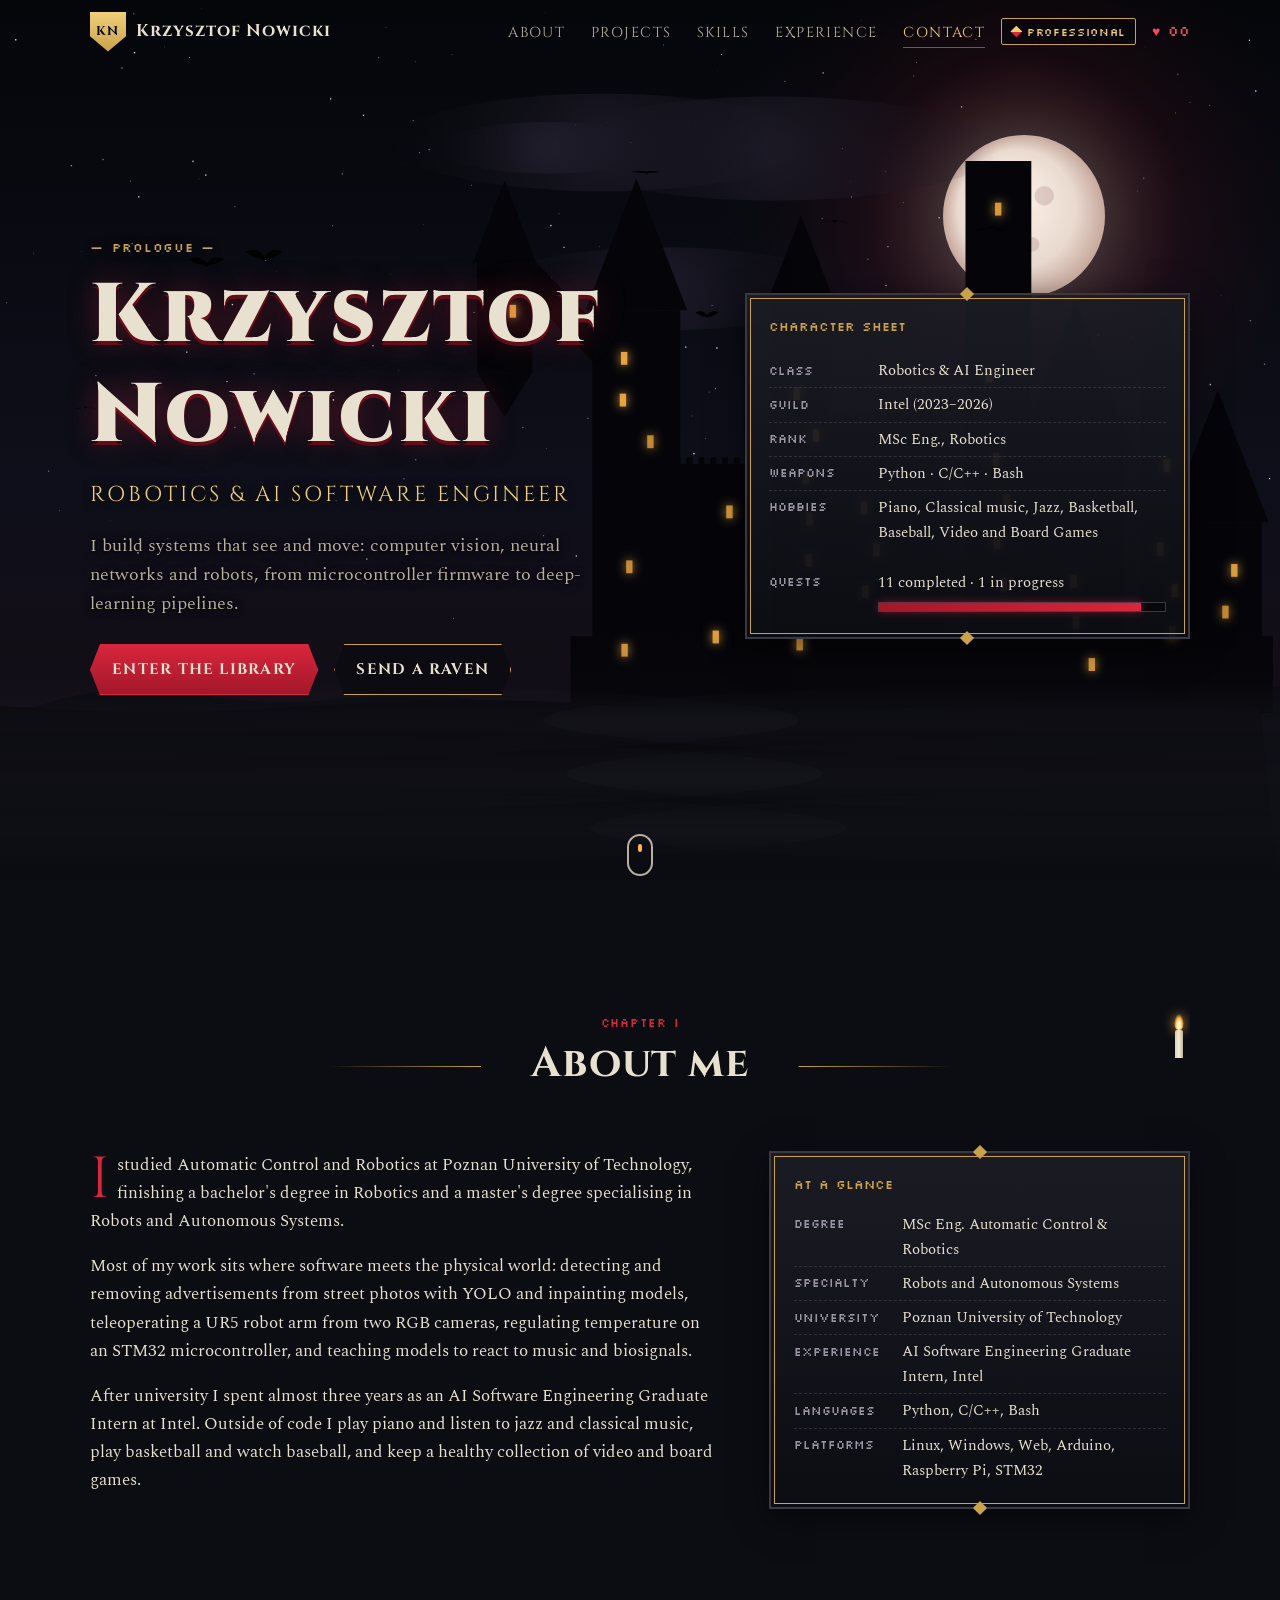
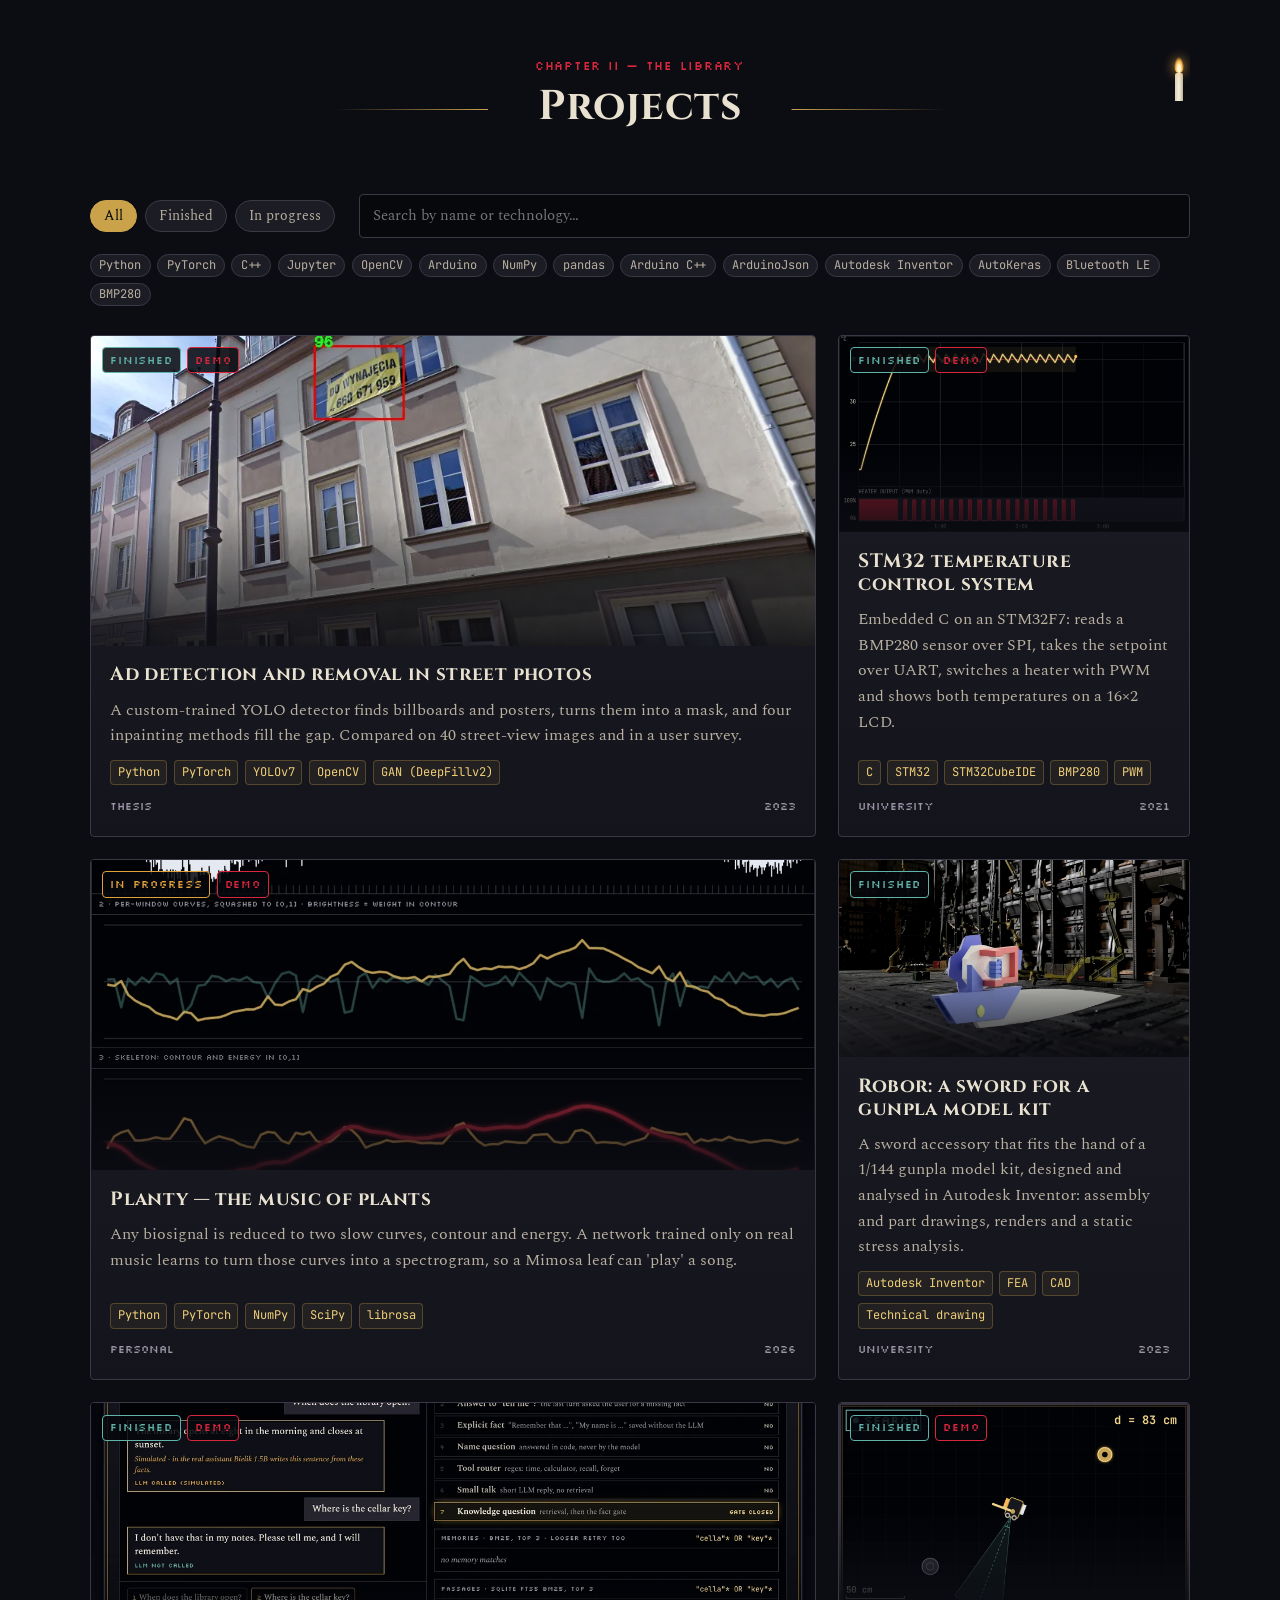
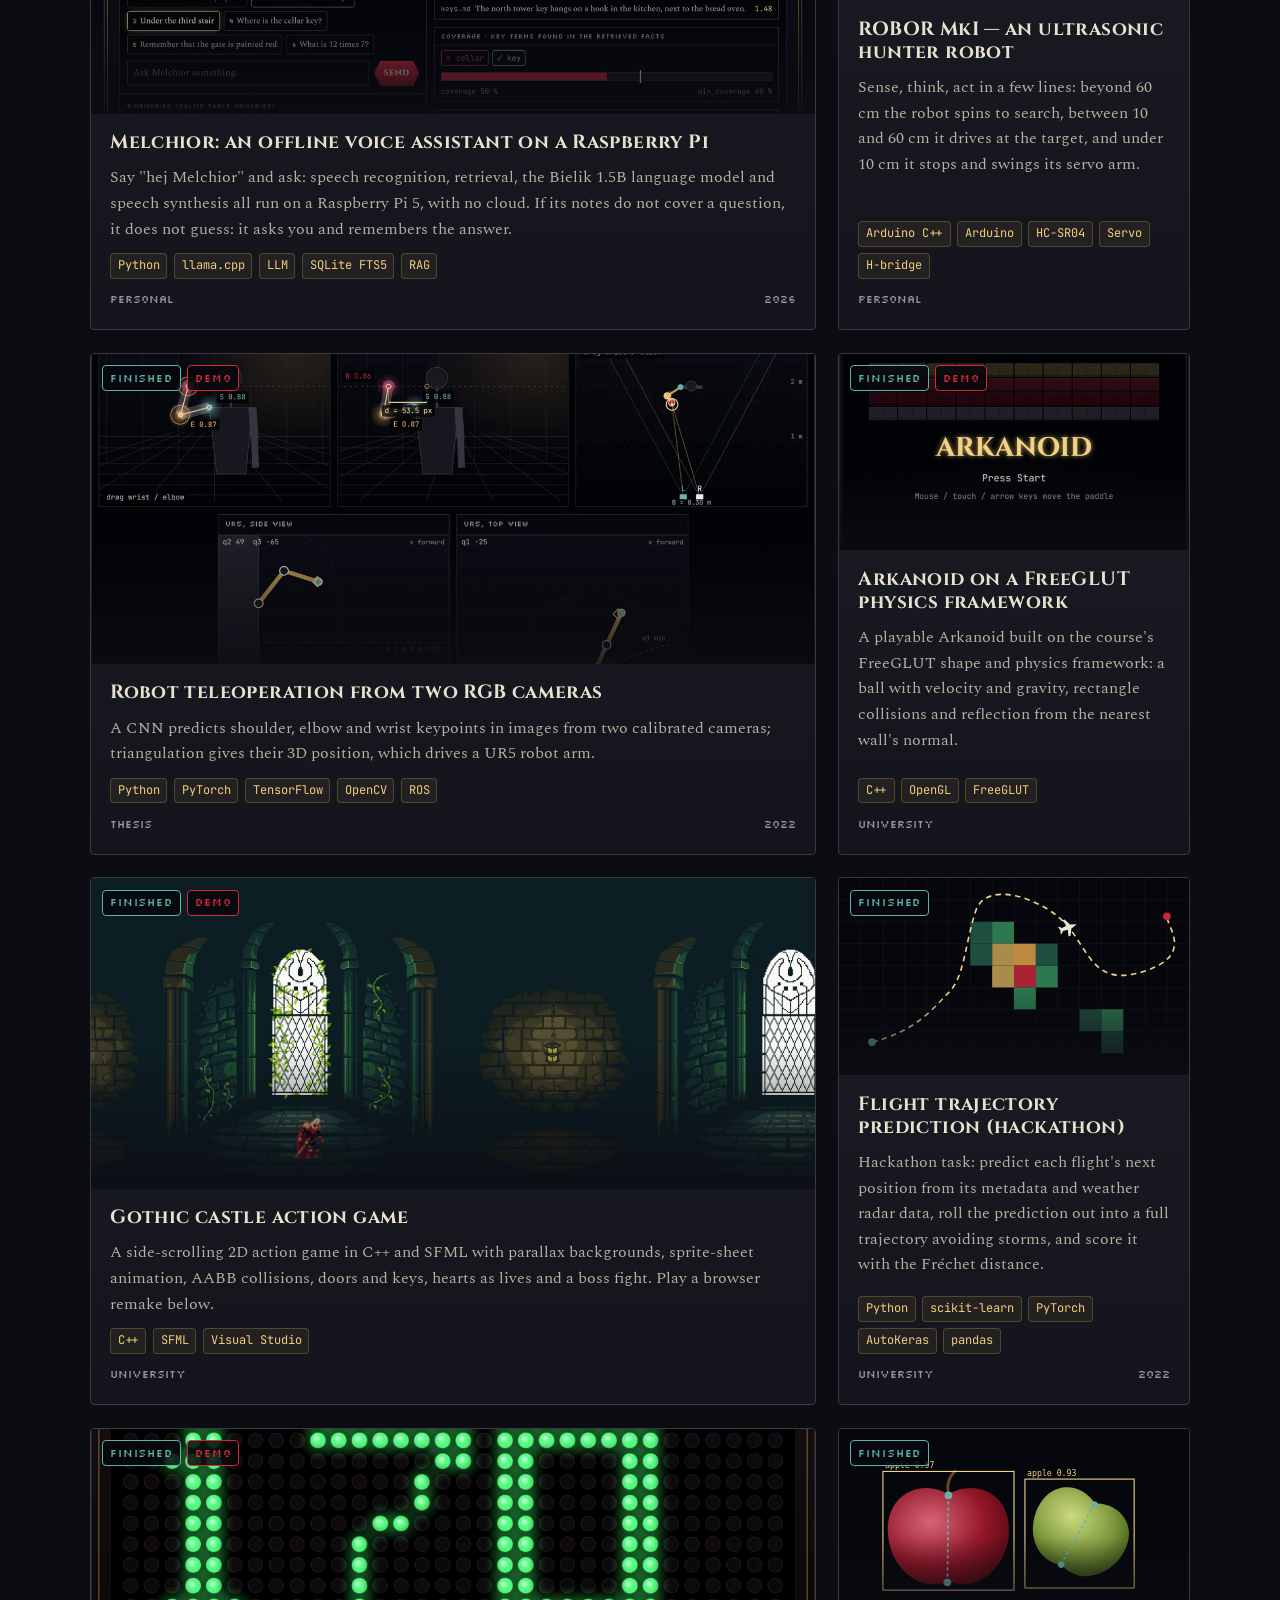
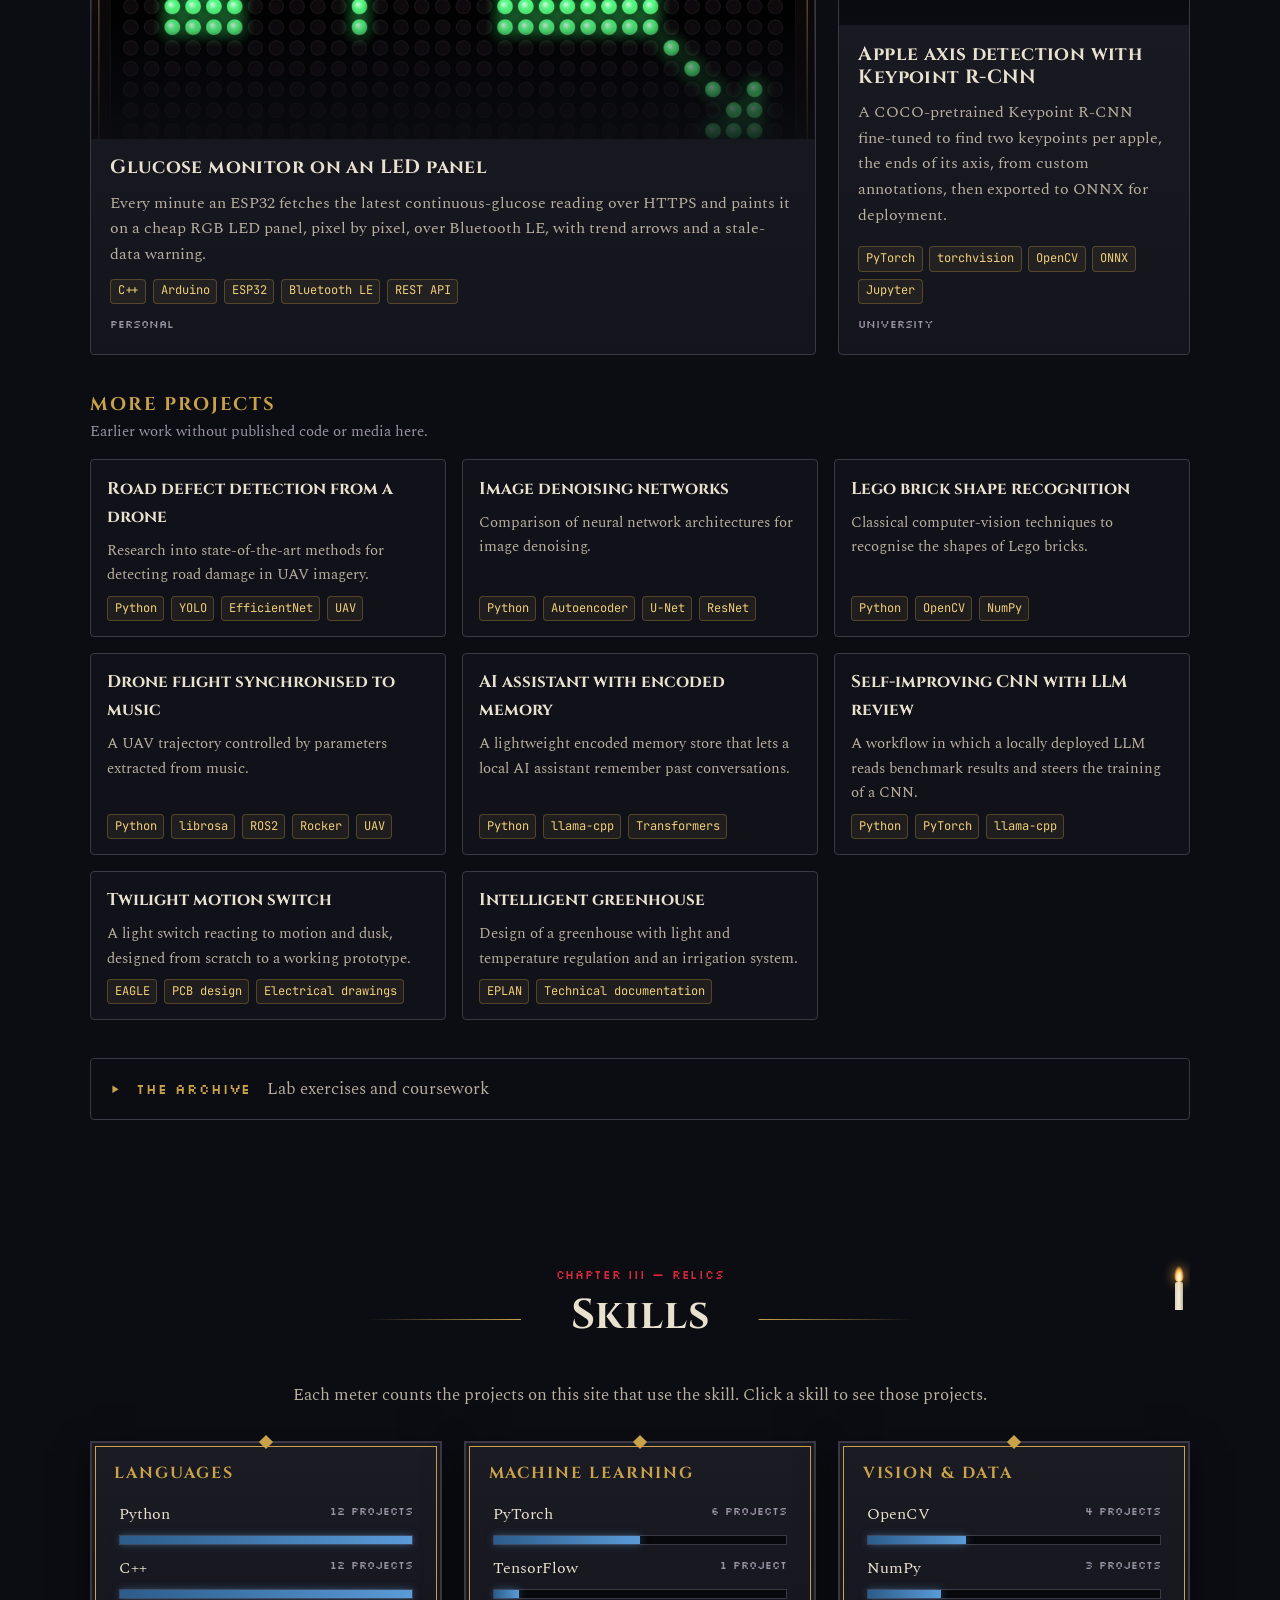
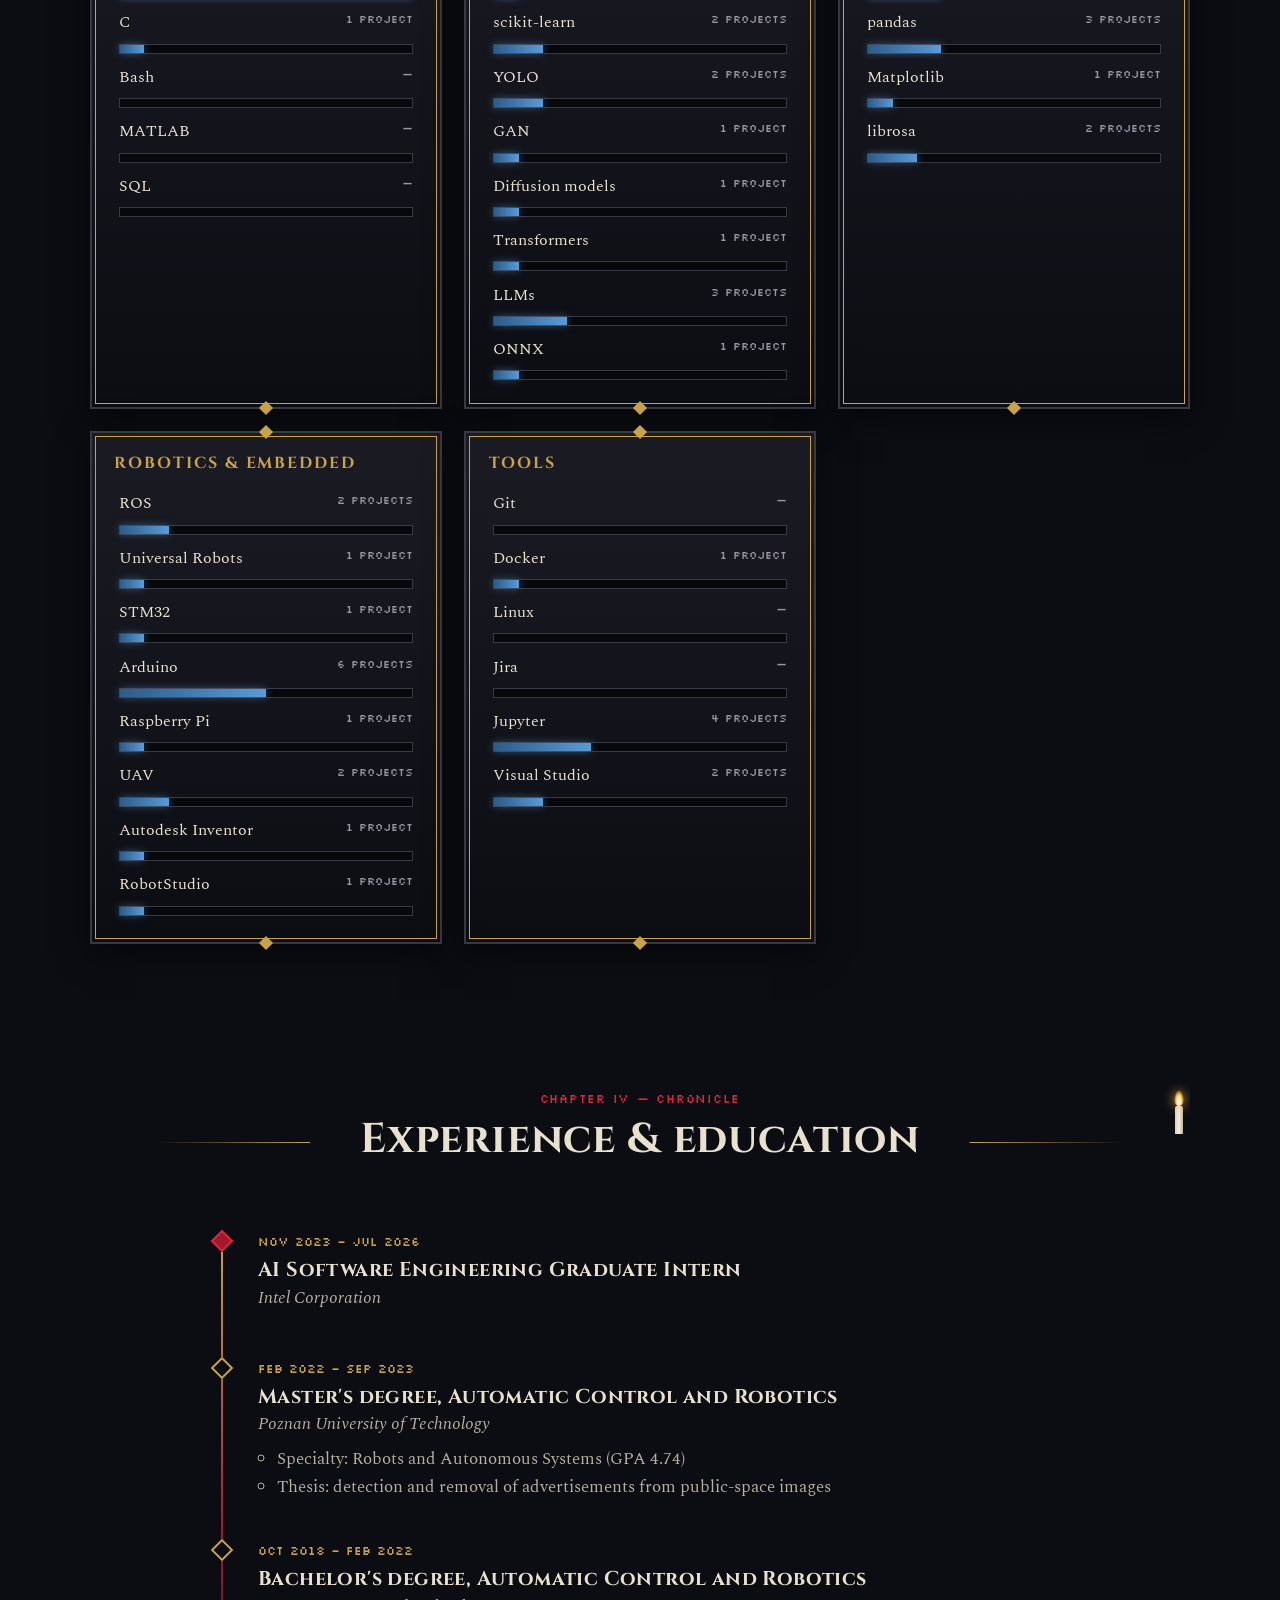
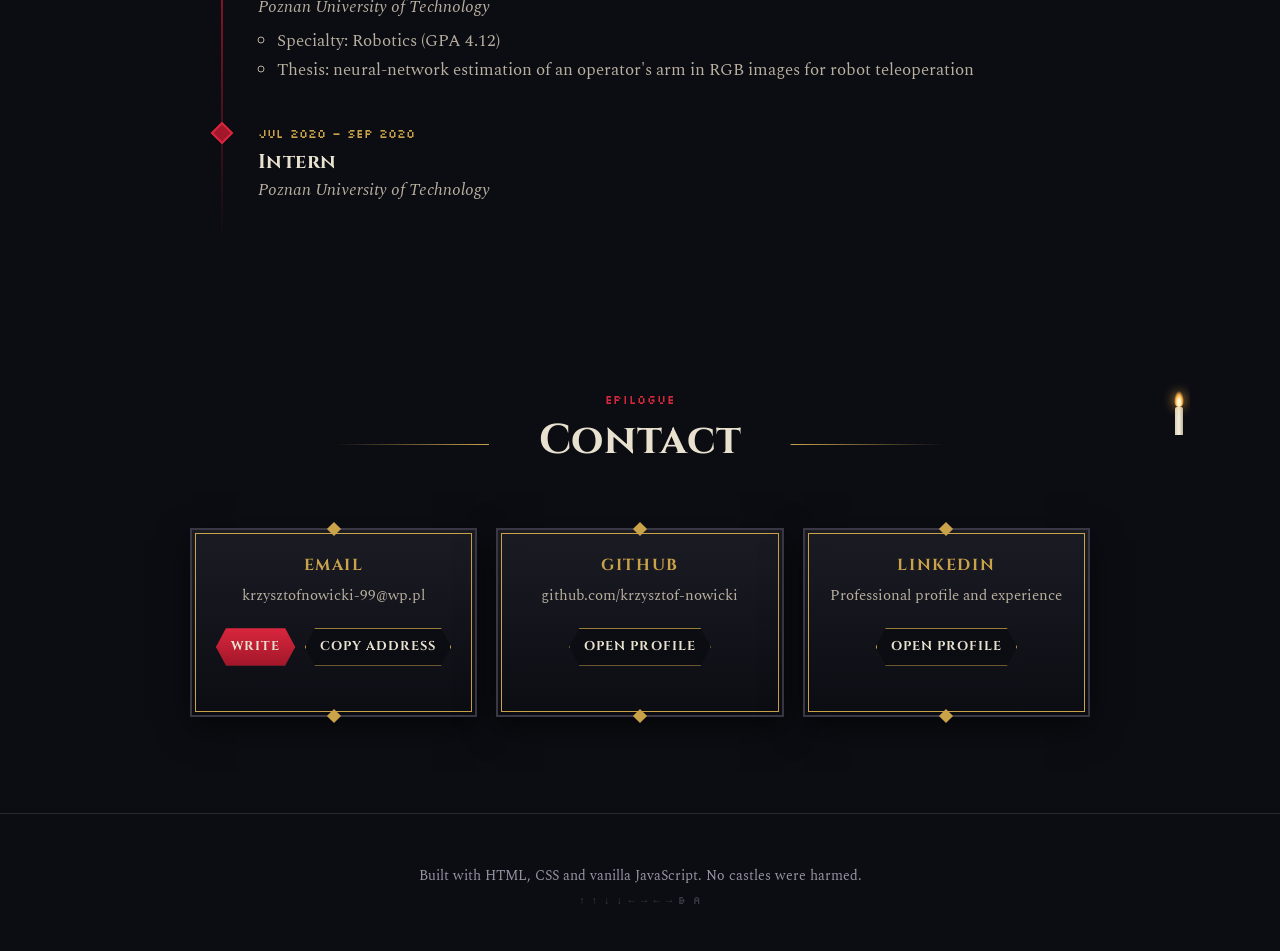
<file: index.html>
<!doctype html>
<html lang="en" data-style="gothic">
<head>
  <meta charset="utf-8">
  <meta name="viewport" content="width=device-width, initial-scale=1">
  <title>Krzysztof Nowicki — Portfolio</title>
  <meta name="description" content="Portfolio of Krzysztof Nowicki: robotics, computer vision and AI software projects.">
  <link rel="icon" href="assets/img/favicon.svg" type="image/svg+xml">
  <link rel="preconnect" href="https://fonts.googleapis.com">
  <link rel="preconnect" href="https://fonts.gstatic.com" crossorigin>
  <link href="https://fonts.googleapis.com/css2?family=Cinzel:wght@500;700;900&family=Spectral:ital,wght@0,400;0,600;1,400&family=Inter:wght@400;500;600;700;800&family=JetBrains+Mono:wght@400;600&family=Silkscreen&display=swap" rel="stylesheet">
  <!-- Style switch: ?style=pro or ?style=gothic in the URL, else the visitor's last choice, else gothic. -->
  <script>(function () { var d = document.documentElement, s = "gothic"; try { var q = new URLSearchParams(location.search).get("style"), v = q || JSON.parse(localStorage.getItem("kn:style") || "null"); if (v === "pro" || v === "gothic") s = v; if (q === "pro" || q === "gothic") localStorage.setItem("kn:style", JSON.stringify(q)); var t = localStorage.getItem("kn:theme"); if (t) d.dataset.theme = JSON.parse(t); } catch (e) {} d.dataset.style = s; })();</script>
  <link rel="stylesheet" href="css/style.css" id="css-gothic">
  <link rel="stylesheet" href="css/pro.css" id="css-pro">
  <link rel="stylesheet" href="css/switch.css">
  <script>document.getElementById(document.documentElement.dataset.style === "pro" ? "css-gothic" : "css-pro").disabled = true;</script>
</head>
<body>
  <a class="skip-link" href="#main">Skip to content</a>

  <header class="site-header" id="top">
    <nav class="nav" aria-label="Main">
      <a class="nav__brand" href="#top" aria-label="Home"><span class="crest" aria-hidden="true">KN</span><span class="nav__name"></span></a>
      <button class="nav__toggle" aria-expanded="false" aria-controls="nav-menu" aria-label="Open menu"><span></span><span></span><span></span></button>
      <ul class="nav__menu" id="nav-menu">
        <li><a href="#about">About</a></li>
        <li><a href="#projects">Projects</a></li>
        <li><a href="#skills">Skills</a></li>
        <li><a href="#chronicle">Experience</a></li>
        <li><a href="#contact">Contact</a></li>
      </ul>
      <button class="style-switch" type="button"><span class="style-switch__icon" aria-hidden="true"></span><span class="style-switch__text"></span></button>
      <div class="hud-hearts only-gothic" title="Candles broken — find them around the castle" aria-live="polite"><span class="pixel">♥</span> <span class="hud-hearts__count">00</span></div>
      <button class="theme-toggle only-pro" type="button" aria-label="Switch to light theme"><span aria-hidden="true"></span></button>
    </nav>
  </header>

  <main id="main">
    <section class="hero" aria-labelledby="hero-title">
      <canvas class="hero__canvas" aria-hidden="true"></canvas>
      <div class="hero__content">
        <p class="pixel hero__kicker only-gothic">— Prologue —</p>
        <p class="hero__kicker only-pro"><span class="dot" aria-hidden="true"></span> Portfolio</p>
        <h1 id="hero-title" class="hero__title"></h1>
        <p class="hero__role"></p>
        <p class="hero__lead"></p>
        <div class="hero__actions">
          <a class="btn btn--blood" href="#projects"><span class="only-gothic">Enter the library</span><span class="only-pro">View projects</span></a>
          <a class="btn btn--ghost" href="#contact"><span class="only-gothic">Send a raven</span><span class="only-pro">Get in touch</span></a>
        </div>
      </div>
      <aside class="status-window hero__status" aria-label="Overview"></aside>
      <a class="hero__scroll only-gothic" href="#about" aria-label="Scroll to About"><span></span></a>
    </section>

    <section class="section" id="about" aria-labelledby="about-title">
      <header class="section__head">
        <p class="pixel section__kicker only-gothic">Chapter I</p>
        <p class="section__kicker only-pro">01 · About</p>
        <h2 id="about-title">About me</h2>
        <button class="candle only-gothic" type="button" aria-label="Break the candle"></button>
      </header>
      <div class="about">
        <div class="about__text"></div>
        <dl class="about__facts status-window"></dl>
      </div>
    </section>

    <section class="section" id="projects" aria-labelledby="projects-title">
      <header class="section__head">
        <p class="pixel section__kicker only-gothic">Chapter II — The Library</p>
        <p class="section__kicker only-pro">02 · Work</p>
        <h2 id="projects-title">Projects</h2>
        <button class="candle only-gothic" type="button" aria-label="Break the candle"></button>
      </header>
      <div class="filters" role="toolbar" aria-label="Filter projects">
        <div class="filters__group" data-filter="status">
          <button type="button" class="chip is-active" data-value="all" aria-pressed="true">All</button>
          <button type="button" class="chip" data-value="finished" aria-pressed="false">Finished</button>
          <button type="button" class="chip" data-value="wip" aria-pressed="false">In progress</button>
        </div>
        <label class="filters__search"><span class="sr-only">Search projects</span><input type="search" placeholder="Search by name or technology…" autocomplete="off"></label>
        <div class="filters__tags" aria-label="Filter by technology"></div>
      </div>
      <p class="filters__empty" hidden><span class="only-gothic">No project matches — try another spell.</span><span class="only-pro">No projects match these filters.</span></p>
      <div class="project-grid" aria-live="polite"></div>

      <details class="archive">
        <summary><span class="pixel only-gothic">The Archive</span><span class="archive__label only-pro">Archive</span> Lab exercises and coursework</summary>
        <p class="archive__note">Smaller exercises from university labs and courses. Kept for completeness, not as showcases.</p>
        <ul class="archive__list"></ul>
      </details>
    </section>

    <section class="section" id="skills" aria-labelledby="skills-title">
      <header class="section__head">
        <p class="pixel section__kicker only-gothic">Chapter III — Relics</p>
        <p class="section__kicker only-pro">03 · Skills</p>
        <h2 id="skills-title">Skills</h2>
        <button class="candle only-gothic" type="button" aria-label="Break the candle"></button>
      </header>
      <p class="section__intro">Each <span class="only-gothic">meter</span><span class="only-pro">bar</span> counts the projects on this site that use the skill. Click a skill to see those projects.</p>
      <div class="skills"></div>
    </section>

    <section class="section" id="chronicle" aria-labelledby="chronicle-title">
      <header class="section__head">
        <p class="pixel section__kicker only-gothic">Chapter IV — Chronicle</p>
        <p class="section__kicker only-pro">04 · Experience</p>
        <h2 id="chronicle-title">Experience &amp; education</h2>
        <button class="candle only-gothic" type="button" aria-label="Break the candle"></button>
      </header>
      <ol class="timeline"></ol>
    </section>

    <section class="section section--contact" id="contact" aria-labelledby="contact-title">
      <header class="section__head">
        <p class="pixel section__kicker only-gothic">Epilogue</p>
        <p class="section__kicker only-pro">05 · Contact</p>
        <h2 id="contact-title"><span class="only-gothic">Contact</span><span class="only-pro">Let's talk</span></h2>
        <button class="candle only-gothic" type="button" aria-label="Break the candle"></button>
      </header>
      <div class="contact"></div>
    </section>
  </main>

  <footer class="site-footer">
    <p class="only-gothic">Built with HTML, CSS and vanilla JavaScript. No castles were harmed.</p>
    <p class="pixel site-footer__hint only-gothic">↑ ↑ ↓ ↓ ← → ← → B A</p>
    <p class="only-pro">© <span class="site-footer__year"></span> <span class="site-footer__name"></span> · Built with HTML, CSS and vanilla JavaScript.</p>
  </footer>

  <script src="data/profile.js"></script>
  <script src="data/projects.js"></script>
  <script src="js/common.js"></script>
  <script src="js/hero.js"></script>
  <script src="js/main.js"></script>
</body>
</html>
</file>
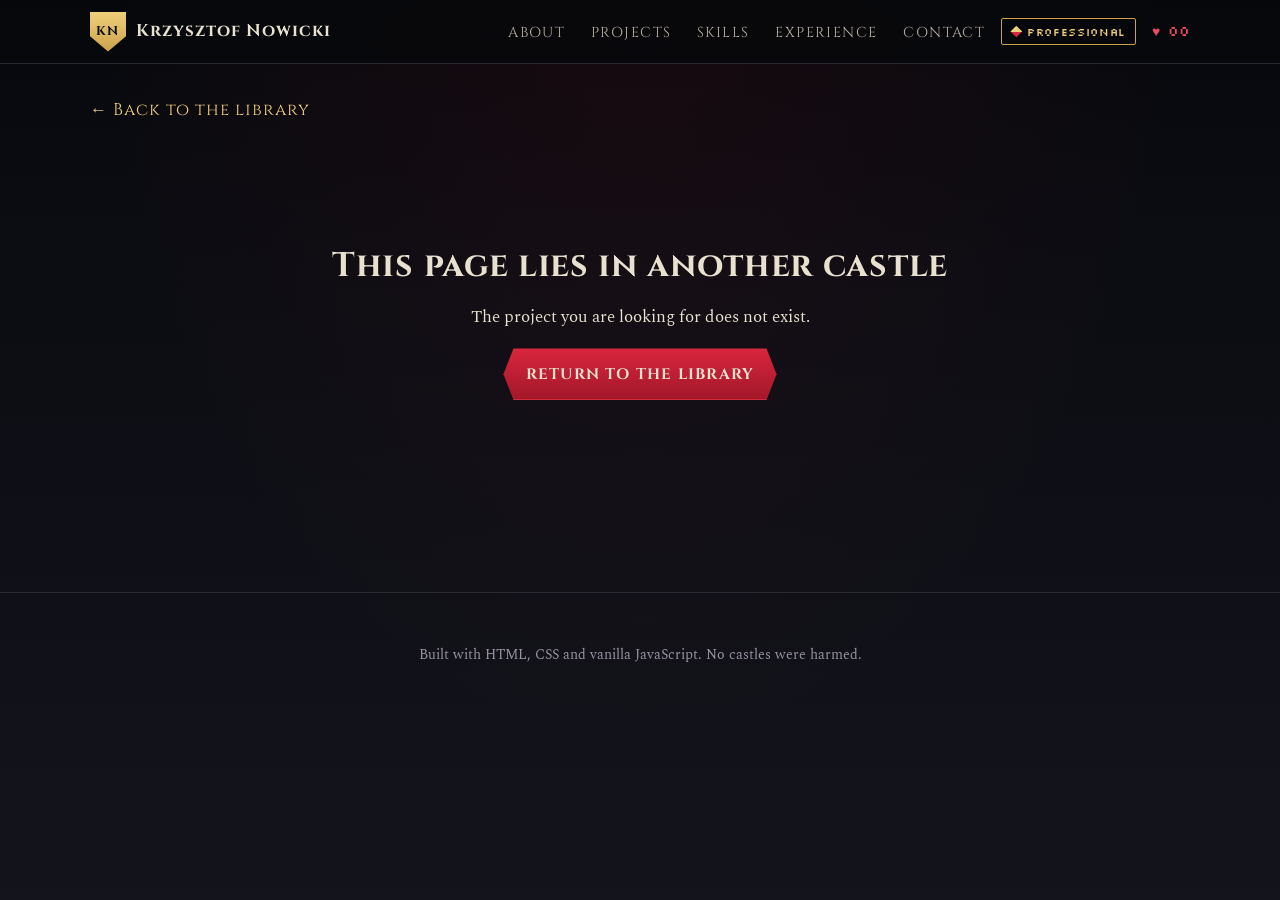
<file: project.html>
<!doctype html>
<html lang="en" data-style="gothic">
<head>
  <meta charset="utf-8">
  <meta name="viewport" content="width=device-width, initial-scale=1">
  <title>Project — Krzysztof Nowicki</title>
  <link rel="icon" href="assets/img/favicon.svg" type="image/svg+xml">
  <link rel="preconnect" href="https://fonts.googleapis.com">
  <link rel="preconnect" href="https://fonts.gstatic.com" crossorigin>
  <link href="https://fonts.googleapis.com/css2?family=Cinzel:wght@500;700;900&family=Spectral:ital,wght@0,400;0,600;1,400&family=Inter:wght@400;500;600;700;800&family=JetBrains+Mono:wght@400;600&family=Silkscreen&display=swap" rel="stylesheet">
  <!-- Style switch: ?style=pro or ?style=gothic in the URL, else the visitor's last choice, else gothic. -->
  <script>(function () { var d = document.documentElement, s = "gothic"; try { var q = new URLSearchParams(location.search).get("style"), v = q || JSON.parse(localStorage.getItem("kn:style") || "null"); if (v === "pro" || v === "gothic") s = v; if (q === "pro" || q === "gothic") localStorage.setItem("kn:style", JSON.stringify(q)); var t = localStorage.getItem("kn:theme"); if (t) d.dataset.theme = JSON.parse(t); } catch (e) {} d.dataset.style = s; })();</script>
  <link rel="stylesheet" href="css/style.css" id="css-gothic">
  <link rel="stylesheet" href="css/pro.css" id="css-pro">
  <link rel="stylesheet" href="css/switch.css">
  <script>document.getElementById(document.documentElement.dataset.style === "pro" ? "css-gothic" : "css-pro").disabled = true;</script>
</head>
<body class="page-project">
  <a class="skip-link" href="#main">Skip to content</a>

  <header class="site-header site-header--solid" id="top">
    <nav class="nav" aria-label="Main">
      <a class="nav__brand" href="index.html" aria-label="Home"><span class="crest" aria-hidden="true">KN</span><span class="nav__name"></span></a>
      <button class="nav__toggle" aria-expanded="false" aria-controls="nav-menu" aria-label="Open menu"><span></span><span></span><span></span></button>
      <ul class="nav__menu" id="nav-menu">
        <li><a href="index.html#about">About</a></li>
        <li><a href="index.html#projects">Projects</a></li>
        <li><a href="index.html#skills">Skills</a></li>
        <li><a href="index.html#chronicle">Experience</a></li>
        <li><a href="index.html#contact">Contact</a></li>
      </ul>
      <button class="style-switch" type="button"><span class="style-switch__icon" aria-hidden="true"></span><span class="style-switch__text"></span></button>
      <div class="hud-hearts only-gothic" title="Candles broken — find them around the castle" aria-live="polite"><span class="pixel">♥</span> <span class="hud-hearts__count">00</span></div>
      <button class="theme-toggle only-pro" type="button" aria-label="Switch to light theme"><span aria-hidden="true"></span></button>
    </nav>
  </header>

  <main id="main" class="project-page">
    <a class="back-link" href="index.html#projects"><span class="only-gothic">← Back to the library</span><span class="only-pro">← All projects</span></a>
    <article class="project" hidden>
      <header class="project__head">
        <div class="project__badges"></div>
        <h1 class="project__title"></h1>
        <p class="project__tagline"></p>
        <ul class="tag-list project__tech" aria-label="Technologies"></ul>
        <div class="project__links"></div>
      </header>

      <figure class="project__cover"></figure>

      <div class="project__body">
        <section class="project__desc" aria-label="Description"></section>
        <aside class="project__facts status-window" aria-label="Project facts"></aside>
      </div>

      <section class="project__demo" hidden aria-labelledby="demo-title">
        <h2 id="demo-title"><span class="pixel section__kicker">Interactive</span> <span class="project__demo-title">Demo</span></h2>
        <p class="project__demo-note"></p>
        <div class="demo-host"></div>
      </section>

      <section class="project__gallery" hidden aria-labelledby="gallery-title">
        <h2 id="gallery-title">Results</h2>
        <div class="gallery"></div>
      </section>

      <section class="project__code" hidden aria-labelledby="code-title">
        <h2 id="code-title">A piece of the code</h2>
        <p class="project__code-note"></p>
        <div class="code-block"></div>
      </section>

      <nav class="project__pager" aria-label="Other projects"></nav>
    </article>

    <div class="not-found" hidden>
      <h1><span class="only-gothic">This page lies in another castle</span><span class="only-pro">Project not found</span></h1>
      <p><span class="only-gothic">The project you are looking for does not exist.</span><span class="only-pro">The project you are looking for does not exist or has been moved.</span></p>
      <a class="btn btn--blood" href="index.html#projects"><span class="only-gothic">Return to the library</span><span class="only-pro">Back to all projects</span></a>
    </div>
  </main>

  <div class="lightbox" hidden role="dialog" aria-modal="true" aria-label="Image viewer">
    <button class="lightbox__close" type="button" aria-label="Close">×</button>
    <button class="lightbox__prev" type="button" aria-label="Previous image">‹</button>
    <img class="lightbox__img" alt="">
    <button class="lightbox__next" type="button" aria-label="Next image">›</button>
    <p class="lightbox__caption"></p>
  </div>

  <footer class="site-footer">
    <p class="only-gothic">Built with HTML, CSS and vanilla JavaScript. No castles were harmed.</p>
    <p class="only-pro">© <span class="site-footer__year"></span> <span class="site-footer__name"></span> · Built with HTML, CSS and vanilla JavaScript.</p>
  </footer>

  <script src="data/profile.js"></script>
  <script src="data/projects.js"></script>
  <script src="js/common.js"></script>
  <script src="js/highlight.js"></script>
  <script src="js/demos/demo-kit.js"></script>
  <script src="js/project.js"></script>
</body>
</html>
</file>
<file: css/style.css>
/* ==========================================================================
   Portfolio — gothic night theme
   Tokens first; every colour used below comes from here.
   ========================================================================== */
:root {
  color-scheme: dark;
  --night-0: #07080c;
  --night-1: #0c0d13;
  --night-2: #13141c;
  --stone-1: #1c1c25;
  --stone-2: #2a2833;
  --stone-3: #3b3845;
  --parchment: #e9e1cf;
  --parchment-dim: #b9b0a0;
  --ash: #9a94a4;
  --blood: #a3172a;
  --blood-bright: #d8263d;
  --blood-deep: #5c0b16;
  --gold: #c9a24a;
  --gold-bright: #f0cf7a;
  --candle: #ffb547;
  --moon: #dfe3ee;
  --teal: #5fb3a8;           /* status "finished" and success states */
  --amber: #e0a03a;          /* status "in progress" */

  --font-display: "Cinzel", "Trajan Pro", Georgia, serif;
  --font-body: "Spectral", Georgia, "Times New Roman", serif;
  --font-mono: "JetBrains Mono", Consolas, "Courier New", monospace;
  --font-pixel: "Silkscreen", "Courier New", monospace;

  --radius: 4px;
  --gutter: clamp(16px, 4vw, 40px);
  --maxw: 1180px;
  --shadow: 0 10px 30px rgba(0, 0, 0, .55);
  --frame: 1px solid var(--stone-3);
  --header-h: 64px;
}

*, *::before, *::after { box-sizing: border-box; }
html { scroll-behavior: smooth; scroll-padding-top: calc(var(--header-h) + 12px); -webkit-text-size-adjust: 100%; }
@media (prefers-reduced-motion: reduce) { html { scroll-behavior: auto; } *, *::before, *::after { animation-duration: .01ms !important; animation-iteration-count: 1 !important; transition-duration: .01ms !important; } }

body {
  margin: 0;
  background: var(--night-1);
  background-image:
    radial-gradient(ellipse at 50% -10%, rgba(163, 23, 42, .10), transparent 60%),
    linear-gradient(180deg, var(--night-0), var(--night-1) 30%, var(--night-2));
  background-attachment: fixed;
  color: var(--parchment);
  font-family: var(--font-body);
  font-size: 1.0625rem;
  line-height: 1.65;
  overflow-x: hidden;
}
img { max-width: 100%; display: block; }
a { color: var(--gold-bright); text-decoration-color: rgba(240, 207, 122, .4); text-underline-offset: 3px; }
a:hover { color: var(--candle); }
:focus-visible { outline: 2px solid var(--candle); outline-offset: 3px; }
h1, h2, h3 { font-family: var(--font-display); font-weight: 700; line-height: 1.2; letter-spacing: .02em; margin: 0 0 .5em; }
h2 { font-size: clamp(1.8rem, 4vw, 2.6rem); }
h3 { font-size: 1.25rem; }
p { margin: 0 0 1em; }
.pixel { font-family: var(--font-pixel); letter-spacing: .06em; }
.sr-only { position: absolute; width: 1px; height: 1px; overflow: hidden; clip: rect(0 0 0 0); white-space: nowrap; }
.skip-link { position: absolute; left: -999px; top: 8px; z-index: 100; background: var(--gold); color: var(--night-0); padding: 8px 12px; }
.skip-link:focus { left: 8px; }

/* ---------- Buttons & chips ---------- */
.btn {
  display: inline-flex; align-items: center; gap: .5em;
  font-family: var(--font-display); font-weight: 700; font-size: .95rem; letter-spacing: .08em; text-transform: uppercase;
  padding: .8em 1.4em; border: 1px solid var(--gold); color: var(--parchment); text-decoration: none;
  background: transparent; cursor: pointer; position: relative;
  clip-path: polygon(10px 0, calc(100% - 10px) 0, 100% 50%, calc(100% - 10px) 100%, 10px 100%, 0 50%);
  transition: background .2s, color .2s, transform .15s;
}
.btn:hover { transform: translateY(-1px); color: var(--night-0); background: var(--gold-bright); }
.btn--blood { background: linear-gradient(180deg, var(--blood-bright), var(--blood)); border-color: var(--blood-bright); }
.btn--blood:hover { background: var(--blood-bright); color: var(--parchment); box-shadow: 0 0 24px rgba(216, 38, 61, .5); }
.btn--ghost { background: rgba(7, 8, 12, .5); }
.btn--small { font-size: .8rem; padding: .55em 1.1em; }
.btn[disabled] { opacity: .5; cursor: not-allowed; transform: none; }

.chip {
  font-family: var(--font-body); font-size: .9rem; color: var(--parchment-dim);
  background: var(--stone-1); border: var(--frame); border-radius: 999px; padding: .3em .9em; cursor: pointer;
  transition: color .15s, border-color .15s, background .15s;
}
.chip:hover { color: var(--parchment); border-color: var(--gold); }
.chip.is-active { color: var(--night-0); background: var(--gold); border-color: var(--gold); }

.tag-list { list-style: none; display: flex; flex-wrap: wrap; gap: .4em; padding: 0; margin: 0; }
.tag { font-family: var(--font-mono); font-size: .75rem; color: var(--gold-bright); background: rgba(201, 162, 74, .08); border: 1px solid rgba(201, 162, 74, .3); padding: .15em .55em; border-radius: var(--radius); }

.badge { font-family: var(--font-pixel); font-size: .7rem; letter-spacing: .08em; padding: .25em .6em; border-radius: var(--radius); border: 1px solid currentColor; text-transform: uppercase; display: inline-block; }
.badge--finished { color: var(--teal); }
.badge--wip { color: var(--amber); }
.badge--kind { color: var(--parchment-dim); }
.badge--demo { color: var(--blood-bright); }

/* ---------- Header / nav ---------- */
.site-header {
  position: fixed; inset: 0 0 auto 0; z-index: 50; height: var(--header-h);
  transition: background .3s, border-color .3s; border-bottom: 1px solid transparent;
}
.site-header.is-scrolled, .site-header--solid { background: rgba(7, 8, 12, .88); backdrop-filter: blur(8px); border-bottom-color: var(--stone-2); }
.nav { max-width: var(--maxw); margin: 0 auto; height: 100%; padding: 0 var(--gutter); display: flex; align-items: center; gap: 1rem; }
.nav__brand { display: flex; align-items: center; gap: .6rem; text-decoration: none; color: var(--parchment); font-family: var(--font-display); font-weight: 700; letter-spacing: .06em; margin-right: auto; }
.crest {
  width: 36px; height: 40px; display: grid; place-items: center; font-size: .8rem; color: var(--night-0);
  background: linear-gradient(180deg, var(--gold-bright), var(--gold)); clip-path: polygon(0 0, 100% 0, 100% 62%, 50% 100%, 0 62%);
}
.nav__menu { list-style: none; display: flex; gap: 1.6rem; margin: 0; padding: 0; }
.nav__menu a { color: var(--parchment-dim); text-decoration: none; font-family: var(--font-display); font-size: .9rem; letter-spacing: .1em; text-transform: uppercase; padding: .4em 0; border-bottom: 1px solid transparent; }
.nav__menu a:hover, .nav__menu a.is-current { color: var(--gold-bright); border-bottom-color: var(--blood-bright); }
.nav__toggle { display: none; background: none; border: 0; width: 44px; height: 44px; padding: 10px; cursor: pointer; }
.nav__toggle span { display: block; height: 2px; background: var(--parchment); margin: 6px 0; transition: transform .2s, opacity .2s; }
.nav__toggle[aria-expanded="true"] span:nth-child(1) { transform: translateY(8px) rotate(45deg); }
.nav__toggle[aria-expanded="true"] span:nth-child(2) { opacity: 0; }
.nav__toggle[aria-expanded="true"] span:nth-child(3) { transform: translateY(-8px) rotate(-45deg); }
.hud-hearts { font-size: .85rem; color: #ee4b60; font-family: var(--font-pixel); white-space: nowrap; }
.hud-hearts.is-bump { animation: bump .35s ease; }
@keyframes bump { 50% { transform: scale(1.35); } }

@media (max-width: 820px) {
  .nav__toggle { display: block; order: 3; }
  .hud-hearts { order: 2; }
  .nav__menu {
    position: fixed; top: var(--header-h); left: 0; right: 0; flex-direction: column; gap: 0;
    background: rgba(7, 8, 12, .97); border-bottom: 1px solid var(--stone-2); padding: .5rem var(--gutter) 1rem;
    transform: translateY(-120%); visibility: hidden; transition: transform .25s, visibility .25s;
  }
  .nav__menu.is-open { transform: none; visibility: visible; }
  .nav__menu a { display: block; padding: .8em 0; border-bottom: 1px solid var(--stone-2); }
}

/* ---------- Hero ---------- */
.hero { position: relative; min-height: 100vh; min-height: 100svh; display: grid; grid-template-columns: minmax(0, 1.4fr) minmax(0, 1fr); align-items: center; gap: 2rem; padding: calc(var(--header-h) + 2rem) max(var(--gutter), calc((100vw - var(--maxw)) / 2 + var(--gutter))) 4rem; overflow: hidden; isolation: isolate; }
.hero__canvas { position: absolute; inset: 0; width: 100%; height: 100%; z-index: -1; }
.hero::after { content: ""; position: absolute; inset: auto 0 0 0; height: 30%; background: linear-gradient(180deg, transparent, var(--night-1)); z-index: -1; pointer-events: none; }
.hero__kicker { color: var(--gold); font-size: .8rem; margin-bottom: .6rem; }
.hero__title { font-size: clamp(2.6rem, 7vw, 5.2rem); font-weight: 900; letter-spacing: .04em; margin: 0; color: var(--parchment); text-shadow: 0 0 30px rgba(216, 38, 61, .35), 0 4px 0 var(--blood-deep); }
.hero__role { font-family: var(--font-display); color: var(--gold-bright); font-size: clamp(1rem, 2.2vw, 1.35rem); letter-spacing: .14em; text-transform: uppercase; margin: .6rem 0 1.2rem; }
.hero__lead { max-width: 34rem; color: var(--parchment-dim); font-size: 1.1rem; text-shadow: 0 1px 10px var(--night-0), 0 0 2px var(--night-0); }
.hero__role, .hero__kicker { text-shadow: 0 1px 10px var(--night-0); }
@media (max-width: 700px) { .hero__scroll { display: none; } }
.hero__actions { display: flex; flex-wrap: wrap; gap: 1rem; margin-top: 1.6rem; }
.hero__scroll { position: absolute; left: 50%; bottom: 24px; width: 26px; height: 42px; border: 2px solid var(--parchment-dim); border-radius: 14px; transform: translateX(-50%); }
.hero__scroll span { position: absolute; left: 50%; top: 8px; width: 4px; height: 8px; margin-left: -2px; background: var(--candle); border-radius: 2px; animation: scrollhint 1.8s infinite; }
@keyframes scrollhint { 0% { opacity: 0; transform: translateY(0); } 40% { opacity: 1; } 100% { opacity: 0; transform: translateY(14px); } }
@media (max-width: 900px) { .hero { grid-template-columns: 1fr; padding-bottom: 5rem; } .hero__status { max-width: 420px; } }

/* ---------- Status window (RPG panel) ---------- */
.status-window {
  position: relative; background: linear-gradient(180deg, rgba(28, 28, 37, .92), rgba(12, 13, 19, .95));
  border: 2px solid var(--stone-3); outline: 1px solid var(--gold); outline-offset: -6px; padding: 1.3rem 1.4rem; box-shadow: var(--shadow);
}
.status-window::before, .status-window::after { content: ""; position: absolute; width: 10px; height: 10px; background: var(--gold); transform: rotate(45deg); }
.status-window::before { top: -6px; left: calc(50% - 5px); }
.status-window::after { bottom: -6px; left: calc(50% - 5px); }
.status-window__title { font-family: var(--font-pixel); font-size: .8rem; color: var(--gold); margin: 0 0 .8rem; text-transform: uppercase; }
.stat-row { display: grid; grid-template-columns: 6.5em 1fr; gap: .6rem; font-size: .95rem; padding: .25rem 0; border-bottom: 1px dashed rgba(59, 56, 69, .8); }
.stat-row:last-child { border-bottom: 0; }
.stat-row dt, .stat-row .k { font-family: var(--font-pixel); font-size: .72rem; color: var(--ash); text-transform: uppercase; padding-top: .2em; }
.stat-row dd, .stat-row .v { margin: 0; color: var(--parchment); }
.bar { display: block; height: 10px; background: var(--night-0); border: 1px solid var(--stone-3); position: relative; margin-top: .45em; }
.bar > i { position: absolute; inset: 0 auto 0 0; background: linear-gradient(90deg, var(--blood), var(--blood-bright)); box-shadow: 0 0 8px rgba(216, 38, 61, .6); }
.bar--mp > i { background: linear-gradient(90deg, #2b5c8a, #5a9bd8); box-shadow: 0 0 8px rgba(90, 155, 216, .5); }

/* ---------- Sections ---------- */
.section { max-width: var(--maxw); margin: 0 auto; padding: clamp(4rem, 9vw, 7rem) var(--gutter) 2rem; }
.section__head { position: relative; text-align: center; margin-bottom: 2.6rem; }
.section__head h2 { display: inline-block; position: relative; padding: 0 1.2em; }
.section__head h2::before, .section__head h2::after { content: ""; position: absolute; top: 55%; width: clamp(30px, 12vw, 160px); height: 1px; background: linear-gradient(90deg, transparent, var(--gold)); }
.section__head h2::before { right: 100%; }
.section__head h2::after { left: 100%; transform: scaleX(-1); }
.section__head { overflow-x: clip; }
@media (max-width: 600px) { .section__head h2 { padding: 0; } .section__head h2::before, .section__head h2::after { display: none; } }
.section__kicker { color: var(--blood-bright); font-size: .78rem; margin: 0 0 .4rem; text-transform: uppercase; }
.section__intro { text-align: center; color: var(--parchment-dim); max-width: 44em; margin: -1.4rem auto 2rem; }

/* ---------- Candles (easter egg) ---------- */
.candle { position: absolute; right: 0; top: 0; width: 22px; height: 46px; border: 0; padding: 0; background: none; cursor: pointer; }
.candle::before { content: ""; position: absolute; left: 7px; bottom: 0; width: 8px; height: 28px; background: linear-gradient(90deg, #d8cfb8, #f6efdc 50%, #bdb39b); border-radius: 2px 2px 0 0; }
.candle::after { content: ""; position: absolute; left: 6px; bottom: 28px; width: 10px; height: 16px; background: radial-gradient(ellipse at 50% 70%, #fff6d0 0 20%, var(--candle) 45%, rgba(255, 120, 30, .0) 72%); border-radius: 50% 50% 45% 45%; animation: flicker 1.4s infinite alternate; filter: drop-shadow(0 0 6px var(--candle)); }
.candle.is-broken { pointer-events: none; animation: candlebreak .5s forwards; }
@keyframes flicker { 0% { transform: scale(1) rotate(-2deg); opacity: .9; } 50% { transform: scale(1.08, .95) rotate(2deg); } 100% { transform: scale(.95, 1.06) rotate(-1deg); opacity: 1; } }
@keyframes candlebreak { to { opacity: 0; transform: translateY(10px) rotate(25deg); } }
.heart-drop { position: fixed; z-index: 90; color: var(--blood-bright); font-family: var(--font-pixel); font-size: 1.2rem; pointer-events: none; animation: heartdrop 1s ease-out forwards; text-shadow: 0 0 8px var(--blood-bright); }
@keyframes heartdrop { 0% { transform: translateY(0) scale(.5); opacity: 0; } 30% { transform: translateY(-30px) scale(1.2); opacity: 1; } 100% { transform: translateY(20px) scale(1); opacity: 0; } }
@media (max-width: 600px) { .candle { display: none; } }

/* ---------- About ---------- */
.about { display: grid; grid-template-columns: minmax(0, 1.5fr) minmax(0, 1fr); gap: clamp(1.5rem, 4vw, 3rem); align-items: start; }
.about__text p:first-child::first-letter { font-family: var(--font-display); font-size: 3.4em; float: left; line-height: .9; padding: .05em .12em 0 0; color: var(--blood-bright); }
.about__facts { margin: 0; }
@media (max-width: 820px) { .about { grid-template-columns: 1fr; } }

/* ---------- Filters ---------- */
.filters { display: grid; grid-template-columns: auto 1fr; gap: 1rem 1.5rem; align-items: center; margin-bottom: 1.8rem; }
.filters__group { display: flex; flex-wrap: wrap; gap: .5rem; }
.filters__search input { width: 100%; font: inherit; font-size: .95rem; color: var(--parchment); background: var(--night-0); border: var(--frame); padding: .55em .9em; border-radius: var(--radius); }
.filters__search input:focus { border-color: var(--gold); outline: none; box-shadow: 0 0 0 3px rgba(201, 162, 74, .2); }
.filters__tags { grid-column: 1 / -1; display: flex; flex-wrap: wrap; gap: .4rem; }
.filters__tags .chip { font-family: var(--font-mono); font-size: .75rem; padding: .2em .7em; }
.filters__empty { text-align: center; color: var(--parchment-dim); font-style: italic; }
@media (max-width: 700px) { .filters { grid-template-columns: 1fr; } }

/* ---------- Project cards ---------- */
.project-grid { display: grid; grid-template-columns: repeat(auto-fill, minmax(min(100%, 320px), 1fr)); grid-auto-flow: row dense; gap: 1.4rem; }
.card {
  position: relative; display: flex; flex-direction: column; background: linear-gradient(180deg, var(--stone-1), var(--night-2));
  border: var(--frame); border-radius: var(--radius); overflow: hidden; transition: transform .25s, border-color .25s, box-shadow .25s;
}
.card:hover, .card:focus-within { transform: translateY(-4px); border-color: var(--gold); box-shadow: 0 14px 34px rgba(0, 0, 0, .6), 0 0 0 1px rgba(201, 162, 74, .25); }
.card__media { aspect-ratio: 16 / 9; background: var(--night-0); overflow: hidden; position: relative; }
.card__media img { width: 100%; height: 100%; object-fit: cover; transition: transform .5s, filter .5s; filter: saturate(.85) contrast(1.05); }
.card:hover .card__media img { transform: scale(1.05); filter: none; }
.card__media::after { content: ""; position: absolute; inset: 0; background: linear-gradient(180deg, transparent 55%, rgba(12, 13, 19, .85)); }
.card__fallback { width: 100%; height: 100%; display: grid; place-items: center; font-family: var(--font-display); font-size: 2.6rem; color: var(--stone-3); background: repeating-linear-gradient(45deg, var(--night-0) 0 14px, var(--night-2) 14px 28px); }
.card__badges { position: absolute; top: .7rem; left: .7rem; z-index: 1; display: flex; gap: .4rem; flex-wrap: wrap; }
.card__badges .badge { background: rgba(7, 8, 12, .85); }
.card__body { padding: 1.1rem 1.2rem 1.3rem; display: flex; flex-direction: column; gap: .7rem; flex: 1; }
.card__title { margin: 0; font-size: 1.2rem; }
.card__title a { color: var(--parchment); text-decoration: none; }
.card__title a::after { content: ""; position: absolute; inset: 0; z-index: 2; }
.card__title a:hover { color: var(--gold-bright); }
.card__summary { color: var(--parchment-dim); font-size: .97rem; margin: 0; flex: 1; }
.card__meta { display: flex; justify-content: space-between; align-items: center; gap: .5rem; font-family: var(--font-pixel); font-size: .7rem; color: var(--ash); text-transform: uppercase; }
.card--featured { grid-column: span 2; }
.card--featured .card__media { aspect-ratio: 21 / 9; }
@media (max-width: 760px) { .card--featured { grid-column: auto; } .card--featured .card__media { aspect-ratio: 16 / 9; } }
.card.is-hidden { display: none; }

/* ---------- More projects (resume-only) ---------- */
.more-projects { margin-top: 2.4rem; }
.more-projects__title { font-size: 1.15rem; color: var(--gold); letter-spacing: .1em; text-transform: uppercase; margin-bottom: .2rem; }
.more-projects__note { color: var(--ash); font-size: .95rem; }
.more-projects__list { list-style: none; margin: 0; padding: 0; display: grid; grid-template-columns: repeat(auto-fill, minmax(min(100%, 300px), 1fr)); gap: 1rem; }
.more-projects__item { border: var(--frame); border-radius: var(--radius); background: rgba(19, 20, 28, .7); padding: .9rem 1rem; display: flex; flex-direction: column; gap: .5rem; }
.more-projects__item strong { font-family: var(--font-display); }
.more-projects__item p { margin: 0; color: var(--parchment-dim); font-size: .93rem; flex: 1; }
.more-projects__item.is-hidden { display: none; }

/* ---------- Archive ---------- */
.archive { margin-top: 2.4rem; border: var(--frame); border-radius: var(--radius); background: rgba(12, 13, 19, .6); }
.archive summary { cursor: pointer; padding: 1rem 1.2rem; color: var(--parchment-dim); list-style: none; display: flex; gap: 1rem; align-items: baseline; flex-wrap: wrap; }
.archive summary::-webkit-details-marker { display: none; }
.archive summary::before { content: "▸"; color: var(--gold); transition: transform .2s; }
.archive[open] summary::before { transform: rotate(90deg); }
.archive summary .pixel { color: var(--gold); font-size: .85rem; }
.archive__note { padding: 0 1.2rem; color: var(--ash); font-size: .95rem; }
.archive__list { list-style: none; margin: 0; padding: 0 1.2rem 1.2rem; display: grid; grid-template-columns: repeat(auto-fill, minmax(min(100%, 260px), 1fr)); gap: .8rem; }
.archive__item { border-left: 2px solid var(--blood); padding: .3rem .8rem; }
.archive__item a { color: var(--parchment); font-family: var(--font-display); font-weight: 700; text-decoration: none; }
.archive__item a:hover { color: var(--gold-bright); }
.archive__item p { margin: .2rem 0 0; color: var(--ash); font-size: .9rem; }

/* ---------- Skills ---------- */
.skills { display: grid; grid-template-columns: repeat(auto-fit, minmax(min(100%, 260px), 1fr)); gap: 1.4rem; }
.skill-group h3 { font-size: 1rem; color: var(--gold); letter-spacing: .12em; text-transform: uppercase; margin-bottom: .8rem; }
.skill { display: block; width: 100%; text-align: left; background: none; border: 0; padding: .35rem .3rem; color: var(--parchment); font: inherit; cursor: pointer; border-radius: var(--radius); }
.skill:hover, .skill[aria-expanded="true"] { background: rgba(201, 162, 74, .07); }
.skill__line { display: flex; justify-content: space-between; gap: .5rem; font-size: .97rem; }
.skill__count { font-family: var(--font-pixel); font-size: .7rem; color: var(--ash); }
.skill__projects { list-style: none; margin: .3rem 0 .6rem; padding: 0 0 0 .8rem; border-left: 1px solid var(--stone-3); font-size: .9rem; }
.skill__projects a { color: var(--parchment-dim); }
.skill__projects li.none { color: var(--ash); font-style: italic; }

/* ---------- Timeline ---------- */
.timeline { list-style: none; margin: 0 auto; padding: 0; max-width: 860px; position: relative; }
.timeline::before { content: ""; position: absolute; left: 11px; top: 6px; bottom: 6px; width: 2px; background: linear-gradient(180deg, var(--gold), var(--blood), transparent); }
.timeline__item { position: relative; padding: 0 0 2.2rem 3rem; }
.timeline__item::before { content: ""; position: absolute; left: 4px; top: 6px; width: 16px; height: 16px; background: var(--night-1); border: 2px solid var(--gold); transform: rotate(45deg); }
.timeline__item--work::before { background: var(--blood); border-color: var(--blood-bright); }
.timeline__when { font-family: var(--font-pixel); font-size: .75rem; color: var(--gold); text-transform: uppercase; }
.timeline__item h3 { margin: .2rem 0 .1rem; }
.timeline__where { color: var(--parchment-dim); margin: 0 0 .4rem; font-style: italic; }
.timeline__item ul { margin: .4rem 0 0; padding-left: 1.2rem; color: var(--parchment-dim); }

/* ---------- Contact ---------- */
.contact { display: grid; grid-template-columns: repeat(auto-fit, minmax(min(100%, 240px), 1fr)); gap: 1.2rem; max-width: 900px; margin: 0 auto; }
.contact__card { text-align: center; padding: 1.6rem 1.2rem; }
.contact__card h3 { font-size: 1rem; color: var(--gold); letter-spacing: .1em; text-transform: uppercase; }
.contact__card p { color: var(--parchment-dim); font-size: .95rem; word-break: break-word; }
.contact__card .btn { margin-top: .3rem; }
.copy-status { display: block; min-height: 1.4em; font-family: var(--font-pixel); font-size: .7rem; color: var(--teal); margin-top: .5rem; }

/* ---------- Footer ---------- */
.site-footer { text-align: center; color: var(--ash); font-size: .9rem; padding: 3rem var(--gutter) 2.4rem; border-top: 1px solid var(--stone-2); margin-top: 4rem; }
.site-footer p { margin: .2rem 0; }
.site-footer__hint { font-size: .65rem; color: var(--stone-3); }

/* ---------- Project page ---------- */
.project-page { max-width: var(--maxw); margin: 0 auto; padding: calc(var(--header-h) + 2rem) var(--gutter) 2rem; }
.back-link { display: inline-block; margin-bottom: 1.6rem; font-family: var(--font-display); letter-spacing: .06em; text-decoration: none; }
.project__badges { display: flex; gap: .5rem; flex-wrap: wrap; margin-bottom: .8rem; }
.project__title { font-size: clamp(2rem, 5vw, 3.4rem); font-weight: 900; }
.project__tagline { font-size: 1.2rem; color: var(--parchment-dim); font-style: italic; max-width: 46em; }
.project__links { display: flex; flex-wrap: wrap; gap: .8rem; margin-top: 1.2rem; }
.project__cover { margin: 2rem 0; border: var(--frame); background: var(--night-0); }
.project__cover img { width: 100%; max-height: 560px; object-fit: contain; }
.project__cover figcaption, .gallery figcaption { font-size: .88rem; color: var(--ash); padding: .5rem .8rem; font-style: italic; }
.project__body { display: grid; grid-template-columns: minmax(0, 1.6fr) minmax(0, 1fr); gap: clamp(1.5rem, 4vw, 3rem); align-items: start; }
.project__desc h2 { font-size: 1.4rem; margin-top: 1.6rem; }
.project__desc h2:first-child { margin-top: 0; }
.project__desc ul { padding-left: 1.2rem; }
.project__desc li { margin-bottom: .4rem; }
.project__facts .stat-row { grid-template-columns: 7em 1fr; }
.project__demo, .project__gallery, .project__code { margin-top: clamp(2.5rem, 6vw, 4rem); }
.project__demo h2, .project__gallery h2, .project__code h2 { font-size: 1.7rem; }
.project__demo h2 .section__kicker { display: block; }
.project__demo-note, .project__code-note { color: var(--parchment-dim); max-width: 50em; }
.project__pager { display: flex; justify-content: space-between; gap: 1rem; margin-top: 4rem; padding-top: 1.6rem; border-top: 1px solid var(--stone-2); flex-wrap: wrap; }
.project__pager a { text-decoration: none; font-family: var(--font-display); max-width: 48%; }
.project__pager small { display: block; font-family: var(--font-pixel); font-size: .68rem; color: var(--ash); text-transform: uppercase; }
.project__pager .next { text-align: right; margin-left: auto; }
@media (max-width: 820px) { .project__body { grid-template-columns: 1fr; } .project__pager a { max-width: 100%; } }
.not-found { text-align: center; padding: 6rem 0; }

/* ---------- Gallery & lightbox ---------- */
.gallery { display: grid; grid-template-columns: repeat(auto-fill, minmax(min(100%, 260px), 1fr)); gap: 1rem; }
.gallery figure { margin: 0; border: var(--frame); background: var(--night-0); }
.gallery button { display: block; width: 100%; padding: 0; border: 0; background: none; cursor: zoom-in; }
.gallery img { width: 100%; aspect-ratio: 4 / 3; object-fit: cover; transition: filter .3s; }
.gallery button:hover img { filter: brightness(1.12); }
.lightbox { position: fixed; inset: 0; z-index: 200; background: rgba(4, 4, 7, .94); display: grid; grid-template-columns: 60px minmax(0, 1fr) 60px; grid-template-rows: 1fr auto; align-items: center; padding: 2rem 1rem; }
.lightbox[hidden] { display: none; }
.lightbox__img { grid-column: 2; max-height: 82vh; margin: 0 auto; object-fit: contain; border: 1px solid var(--stone-3); }
.lightbox__caption { grid-column: 1 / -1; text-align: center; color: var(--parchment-dim); margin: 1rem 0 0; }
.lightbox button { background: none; border: 1px solid var(--stone-3); color: var(--parchment); font-size: 2rem; width: 48px; height: 48px; cursor: pointer; border-radius: 50%; }
.lightbox button:hover { border-color: var(--gold); color: var(--gold-bright); }
.lightbox__close { position: absolute; top: 1rem; right: 1rem; }
.lightbox__prev { grid-column: 1; }
.lightbox__next { grid-column: 3; }
@media (max-width: 600px) { .lightbox { grid-template-columns: 44px minmax(0, 1fr) 44px; padding: 1rem .3rem; } .lightbox button { width: 40px; height: 40px; font-size: 1.5rem; } }

/* ---------- Code blocks ---------- */
.code-block { border: var(--frame); background: #0a0a0f; border-radius: var(--radius); overflow: hidden; box-shadow: var(--shadow); }
.code-block__bar { display: flex; justify-content: space-between; align-items: center; gap: .6rem; padding: .5rem .9rem; background: var(--stone-1); border-bottom: var(--frame); font-family: var(--font-mono); font-size: .78rem; color: var(--ash); }
.code-block__bar .dots { display: inline-flex; gap: 6px; }
.code-block__bar .dots i { width: 10px; height: 10px; border-radius: 50%; background: var(--stone-3); }
.code-block__bar .dots i:first-child { background: var(--blood); }
.code-block__copy { font-family: var(--font-pixel); font-size: .68rem; background: none; border: 1px solid var(--stone-3); color: var(--parchment-dim); padding: .25em .7em; cursor: pointer; border-radius: var(--radius); }
.code-block__copy:hover { border-color: var(--gold); color: var(--gold-bright); }
.code-block pre { margin: 0; padding: 1rem 1.1rem; overflow-x: auto; font-family: var(--font-mono); font-size: .85rem; line-height: 1.6; color: #d8d3c6; tab-size: 4; }
.tok-k { color: #e0627a; }
.tok-s { color: #b7cf7a; }
.tok-c { color: #6f6a7c; font-style: italic; }
.tok-n { color: #e7b45c; }
.tok-f { color: #79b8e0; }
.tok-d { color: #c792ea; }

/* ---------- Demo frame (shared by all demos) ---------- */
.demo { border: 2px solid var(--stone-3); outline: 1px solid var(--gold); outline-offset: -6px; background: linear-gradient(180deg, var(--stone-1), var(--night-0)); padding: clamp(.8rem, 2.5vw, 1.4rem); box-shadow: var(--shadow); }
.demo__stage { position: relative; background: var(--night-0); border: 1px solid var(--stone-3); }
/* Vertical swipes scroll the page by default; demos whose canvas is a drawing or dragging surface opt out. */
.demo__stage canvas { display: block; width: 100%; height: auto; touch-action: pan-y; }
.d-inpaint .demo__stage canvas, .d-robot-arena .demo__stage canvas { touch-action: none; }
.demo__controls { display: flex; flex-wrap: wrap; gap: .8rem 1.4rem; align-items: center; margin-top: 1rem; }
.demo__control { display: flex; flex-direction: column; gap: .2rem; min-width: min(100%, 180px); flex: 1 1 180px; font-size: .9rem; color: var(--parchment-dim); }
.demo__control output { font-family: var(--font-mono); color: var(--gold-bright); font-size: .82rem; }
.demo__control input[type="range"] { width: 100%; accent-color: var(--blood-bright); }
.demo__control select { font: inherit; color: var(--parchment); background: var(--night-0); border: var(--frame); padding: .35em .5em; }
.demo__buttons { display: flex; flex-wrap: wrap; gap: .6rem; }
.demo__readout { font-family: var(--font-mono); font-size: .82rem; color: var(--parchment-dim); margin-top: .8rem; min-height: 1.6em; white-space: pre-wrap; }
.demo__legend { display: flex; flex-wrap: wrap; gap: .4rem 1.2rem; font-size: .85rem; color: var(--parchment-dim); margin-top: .6rem; }
.demo__legend i { display: inline-block; width: 12px; height: 12px; margin-right: .4em; vertical-align: -1px; border-radius: 2px; }
.demo__grid { display: grid; grid-template-columns: repeat(auto-fit, minmax(min(100%, 280px), 1fr)); gap: 1rem; }
.demo__caption { font-family: var(--font-pixel); font-size: .68rem; color: var(--ash); text-transform: uppercase; padding: .35rem .6rem; border-bottom: 1px solid var(--stone-3); }
.demo-error { color: var(--blood-bright); font-style: italic; }

/* ---------- Konami mode ---------- */
body.is-night-mode { --gold: #e04a5f; --gold-bright: #ff8a9b; }
body.is-night-mode .hero__title { animation: blood 2s infinite alternate; }
@keyframes blood { to { text-shadow: 0 0 50px rgba(216, 38, 61, .9), 0 4px 0 var(--blood-deep); } }
</file>
<file: css/pro.css>
/* ==========================================================================
   Portfolio — professional theme (light + dark)
   Two layers of tokens:
   1. Page tokens (--bg, --surface, --text, --accent ...): switch between dark (default) and light.
   2. The original token names (--night-*, --stone-*, --parchment, --gold, --blood ...): always dark.
      The interactive demos read them from :root to paint their canvases (js/demos/demo-kit.js), so they
      must keep these names. Demo panels, code blocks and the lightbox stay dark in both themes.
   ========================================================================== */
:root {
  /* original names, used by the demos */
  --night-0: #070a12;
  --night-1: #0b1020;
  --night-2: #111827;
  --stone-1: #172033;
  --stone-2: #243049;
  --stone-3: #34425e;
  --parchment: #e6eaf2;
  --parchment-dim: #a9b3c4;
  --ash: #8590a3;
  --blood: #2f6fe0;
  --blood-bright: #4d8dff;
  --blood-deep: #173a7a;
  --gold: #d9ad55;
  --gold-bright: #f0cc7e;
  --candle: #ffb547;
  --moon: #dfe3ee;
  --teal: #3cc0a8;
  --amber: #e5a33b;

  --font-display: "Inter", "Segoe UI", system-ui, -apple-system, sans-serif;
  --font-body: "Inter", "Segoe UI", system-ui, -apple-system, sans-serif;
  --font-mono: "JetBrains Mono", Consolas, "Courier New", monospace;
  --font-pixel: "Silkscreen", "Courier New", monospace;

  --radius: 8px;
  --radius-lg: 14px;
  --gutter: clamp(16px, 4vw, 40px);
  --maxw: 1160px;
  --header-h: 64px;
  --frame: 1px solid var(--border);
}

/* Page tokens: dark (default). Repeated on the panels that must stay dark in the light theme. */
:root, .demo, .code-block, .lightbox {
  color-scheme: dark;
  --bg: #0b1020;
  --bg-2: #0e1427;
  --surface: #121a2c;
  --surface-2: #18223a;
  --border: #243049;
  --border-strong: #33425f;
  --text: #e6eaf2;
  --muted: #a3adbf;
  --subtle: #7d889c;
  --accent: #5b93ff;
  --accent-strong: #3b7bff;
  --accent-soft: rgba(91, 147, 255, .12);
  --on-accent: #ffffff;
  --ok: #3cc0a8;
  --warn: #e5a33b;
  --shadow: 0 1px 2px rgba(0, 0, 0, .3), 0 8px 24px rgba(0, 0, 0, .28);
  --shadow-lg: 0 2px 4px rgba(0, 0, 0, .3), 0 18px 40px rgba(0, 0, 0, .4);
  --grid-line: rgba(148, 163, 184, .07);
}

:root[data-theme="light"] {
  color-scheme: light;
  --bg: #f7f8fb;
  --bg-2: #eef1f6;
  --surface: #ffffff;
  --surface-2: #f3f5f9;
  --border: #e2e6ee;
  --border-strong: #cdd3df;
  --text: #0f172a;
  --muted: #4b5568;
  --subtle: #6b7486;
  --accent: #2563eb;
  --accent-strong: #1d4fd7;
  --accent-soft: rgba(37, 99, 235, .09);
  --on-accent: #ffffff;
  --ok: #0f9a83;
  --warn: #b7791f;
  --shadow: 0 1px 2px rgba(15, 23, 42, .05), 0 6px 20px rgba(15, 23, 42, .06);
  --shadow-lg: 0 2px 4px rgba(15, 23, 42, .06), 0 18px 40px rgba(15, 23, 42, .12);
  --grid-line: rgba(15, 23, 42, .05);
}
@media (prefers-color-scheme: light) {
  :root:not([data-theme="dark"]) {
    color-scheme: light;
    --bg: #f7f8fb;
    --bg-2: #eef1f6;
    --surface: #ffffff;
    --surface-2: #f3f5f9;
    --border: #e2e6ee;
    --border-strong: #cdd3df;
    --text: #0f172a;
    --muted: #4b5568;
    --subtle: #6b7486;
    --accent: #2563eb;
    --accent-strong: #1d4fd7;
    --accent-soft: rgba(37, 99, 235, .09);
    --on-accent: #ffffff;
    --ok: #0f9a83;
    --warn: #b7791f;
    --shadow: 0 1px 2px rgba(15, 23, 42, .05), 0 6px 20px rgba(15, 23, 42, .06);
    --shadow-lg: 0 2px 4px rgba(15, 23, 42, .06), 0 18px 40px rgba(15, 23, 42, .12);
    --grid-line: rgba(15, 23, 42, .05);
  }
}

*, *::before, *::after { box-sizing: border-box; }
html { scroll-behavior: smooth; scroll-padding-top: calc(var(--header-h) + 12px); -webkit-text-size-adjust: 100%; }
@media (prefers-reduced-motion: reduce) { html { scroll-behavior: auto; } *, *::before, *::after { animation-duration: .01ms !important; animation-iteration-count: 1 !important; transition-duration: .01ms !important; } }

body {
  margin: 0;
  background: var(--bg);
  color: var(--text);
  font-family: var(--font-body);
  font-size: 1rem;
  line-height: 1.65;
  overflow-x: hidden;
  -webkit-font-smoothing: antialiased;
}
img { max-width: 100%; display: block; }
a { color: var(--accent); text-decoration: none; }
a:hover { color: var(--accent-strong); text-decoration: underline; text-underline-offset: 3px; }
:focus-visible { outline: 2px solid var(--accent); outline-offset: 3px; border-radius: 4px; }
h1, h2, h3 { font-family: var(--font-display); font-weight: 700; line-height: 1.2; letter-spacing: -.02em; margin: 0 0 .5em; color: var(--text); }
h2 { font-size: clamp(1.7rem, 3.4vw, 2.3rem); }
h3 { font-size: 1.1rem; letter-spacing: -.01em; }
p { margin: 0 0 1em; }
.pixel { font-family: var(--font-pixel); letter-spacing: .06em; }
.section__kicker.pixel { font-family: var(--font-body); letter-spacing: .1em; }
.sr-only { position: absolute; width: 1px; height: 1px; overflow: hidden; clip: rect(0 0 0 0); white-space: nowrap; }
.skip-link { position: absolute; left: -999px; top: 8px; z-index: 100; background: var(--accent); color: var(--on-accent); padding: 8px 12px; border-radius: var(--radius); }
.skip-link:focus { left: 8px; }

/* ---------- Buttons & chips ---------- */
.btn {
  display: inline-flex; align-items: center; justify-content: center; gap: .5em;
  font-family: var(--font-body); font-weight: 600; font-size: .95rem;
  padding: .7em 1.25em; border: 1px solid var(--border-strong); border-radius: var(--radius); color: var(--text);
  text-decoration: none; background: var(--surface); cursor: pointer;
  transition: background .15s, color .15s, border-color .15s, box-shadow .15s, transform .15s;
}
.btn:hover { text-decoration: none; color: var(--text); border-color: var(--accent); box-shadow: 0 0 0 3px var(--accent-soft); }
.btn--blood { background: var(--accent); border-color: var(--accent); color: var(--on-accent); }
.btn--blood:hover { background: var(--accent-strong); border-color: var(--accent-strong); color: var(--on-accent); }
.btn--ghost { background: transparent; }
.btn--small { font-size: .85rem; padding: .5em 1em; }
.btn[disabled] { opacity: .5; cursor: not-allowed; box-shadow: none; }

.chip {
  font-family: var(--font-body); font-size: .875rem; font-weight: 500; color: var(--muted);
  background: var(--surface); border: 1px solid var(--border); border-radius: 999px; padding: .35em .95em; cursor: pointer;
  transition: color .15s, border-color .15s, background .15s;
}
.chip:hover { color: var(--text); border-color: var(--border-strong); }
.chip.is-active { color: var(--on-accent); background: var(--accent); border-color: var(--accent); }

.tag-list { list-style: none; display: flex; flex-wrap: wrap; gap: .4em; padding: 0; margin: 0; }
.tag { font-family: var(--font-mono); font-size: .72rem; color: var(--muted); background: var(--surface-2); border: 1px solid var(--border); padding: .15em .55em; border-radius: 6px; }

.badge { font-family: var(--font-body); font-size: .72rem; font-weight: 600; padding: .2em .65em; border-radius: 999px; display: inline-flex; align-items: center; gap: .4em; background: var(--surface); border: 1px solid var(--border); color: var(--muted); }
.badge::before { content: ""; width: 6px; height: 6px; border-radius: 50%; background: currentColor; }
.badge--finished { color: var(--ok); }
.badge--wip { color: var(--warn); }
.badge--kind { color: var(--muted); }
.badge--kind::before { display: none; }
.badge--demo { color: var(--accent); }

/* ---------- Header / nav ---------- */
.site-header {
  position: fixed; inset: 0 0 auto 0; z-index: 50; height: var(--header-h);
  transition: background .25s, border-color .25s; border-bottom: 1px solid transparent;
}
.site-header.is-scrolled, .site-header--solid { background: color-mix(in srgb, var(--bg) 85%, transparent); backdrop-filter: saturate(1.4) blur(10px); border-bottom-color: var(--border); }
.nav { max-width: var(--maxw); margin: 0 auto; height: 100%; padding: 0 var(--gutter); display: flex; align-items: center; gap: 1rem; }
.nav__brand { display: flex; align-items: center; gap: .65rem; text-decoration: none; color: var(--text); font-weight: 700; letter-spacing: -.01em; margin-right: auto; }
.nav__brand:hover { text-decoration: none; color: var(--text); }
.crest {
  width: 34px; height: 34px; display: grid; place-items: center; font-size: .8rem; font-weight: 800; letter-spacing: .02em;
  color: var(--on-accent); background: linear-gradient(135deg, var(--accent), var(--accent-strong)); border-radius: 9px;
}
.nav__menu { list-style: none; display: flex; gap: .3rem; margin: 0; padding: 0; }
.nav__menu a { color: var(--muted); text-decoration: none; font-size: .92rem; font-weight: 500; padding: .45em .8em; border-radius: var(--radius); transition: color .15s, background .15s; }
.nav__menu a:hover, .nav__menu a.is-current { color: var(--text); background: var(--accent-soft); text-decoration: none; }
.nav__toggle { display: none; background: none; border: 0; width: 44px; height: 44px; padding: 10px; cursor: pointer; }
.nav__toggle span { display: block; height: 2px; background: var(--text); margin: 6px 0; transition: transform .2s, opacity .2s; border-radius: 2px; }
.nav__toggle[aria-expanded="true"] span:nth-child(1) { transform: translateY(8px) rotate(45deg); }
.nav__toggle[aria-expanded="true"] span:nth-child(2) { opacity: 0; }
.nav__toggle[aria-expanded="true"] span:nth-child(3) { transform: translateY(-8px) rotate(-45deg); }
.hud-hearts { display: none; }

.theme-toggle { width: 38px; height: 38px; border-radius: var(--radius); border: 1px solid var(--border); background: var(--surface); cursor: pointer; display: grid; place-items: center; padding: 0; transition: border-color .15s; }
.theme-toggle:hover { border-color: var(--border-strong); }
.theme-toggle span { width: 16px; height: 16px; border-radius: 50%; background: var(--text); box-shadow: inset -5px -3px 0 0 var(--surface); }
:root[data-theme="light"] .theme-toggle span { box-shadow: none; background: radial-gradient(circle, var(--warn) 45%, transparent 48%); outline: 2px dotted var(--warn); outline-offset: 1px; }
@media (prefers-color-scheme: light) { :root:not([data-theme="dark"]) .theme-toggle span { box-shadow: none; background: radial-gradient(circle, var(--warn) 45%, transparent 48%); outline: 2px dotted var(--warn); outline-offset: 1px; } }

@media (max-width: 820px) {
  .nav__toggle { display: block; order: 3; }
  .theme-toggle { order: 2; }
  .nav__menu {
    position: fixed; top: var(--header-h); left: 0; right: 0; flex-direction: column; gap: 0;
    background: var(--bg); border-bottom: 1px solid var(--border); padding: .5rem var(--gutter) 1rem; box-shadow: var(--shadow);
    transform: translateY(-120%); visibility: hidden; transition: transform .25s, visibility .25s;
  }
  .nav__menu.is-open { transform: none; visibility: visible; }
  .nav__menu a { display: block; padding: .8em .4em; border-radius: 0; border-bottom: 1px solid var(--border); }
}

/* ---------- Hero ---------- */
.hero {
  position: relative; min-height: 88vh; min-height: 88svh; display: grid; grid-template-columns: minmax(0, 1.35fr) minmax(0, 1fr);
  align-items: center; gap: clamp(2rem, 5vw, 4rem);
  padding: calc(var(--header-h) + 3rem) max(var(--gutter), calc((100vw - var(--maxw)) / 2 + var(--gutter))) 4rem;
  overflow: hidden; isolation: isolate; border-bottom: 1px solid var(--border);
}
.hero::before {
  content: ""; position: absolute; inset: 0; z-index: -1; pointer-events: none;
  background-image: linear-gradient(var(--grid-line) 1px, transparent 1px), linear-gradient(90deg, var(--grid-line) 1px, transparent 1px);
  background-size: 44px 44px;
  -webkit-mask-image: radial-gradient(ellipse at 30% 40%, #000 20%, transparent 75%); mask-image: radial-gradient(ellipse at 30% 40%, #000 20%, transparent 75%);
}
.hero::after { content: ""; position: absolute; z-index: -1; width: 640px; height: 640px; right: -160px; top: -160px; border-radius: 50%; background: radial-gradient(circle, var(--accent-soft), transparent 65%); pointer-events: none; }
.hero__canvas, .hero__scroll { display: none; }
.hero__kicker { display: inline-flex; align-items: center; gap: .5rem; font-size: .8rem; font-weight: 600; letter-spacing: .08em; text-transform: uppercase; color: var(--muted); background: var(--surface); border: 1px solid var(--border); border-radius: 999px; padding: .3em .9em; margin-bottom: 1.4rem; }
.hero__kicker .dot { width: 7px; height: 7px; border-radius: 50%; background: var(--ok); box-shadow: 0 0 0 3px color-mix(in srgb, var(--ok) 25%, transparent); }
.hero__title { font-size: clamp(2.5rem, 6.2vw, 4.4rem); font-weight: 800; letter-spacing: -.035em; line-height: 1.05; margin: 0; }
.hero__role { font-size: clamp(1.05rem, 2vw, 1.3rem); font-weight: 600; margin: .8rem 0 1.1rem; background: linear-gradient(90deg, var(--accent), var(--ok)); -webkit-background-clip: text; background-clip: text; color: transparent; }
.hero__lead { max-width: 36rem; color: var(--muted); font-size: 1.1rem; }
.hero__actions { display: flex; flex-wrap: wrap; gap: .8rem; margin-top: 1.8rem; }
@media (max-width: 900px) { .hero { grid-template-columns: 1fr; min-height: 0; padding-bottom: 3.5rem; } .hero__status { max-width: 460px; } }

/* ---------- Panels ("status-window" keeps its class name from the original site) ---------- */
.status-window { position: relative; background: var(--surface); border: 1px solid var(--border); border-radius: var(--radius-lg); padding: 1.3rem 1.4rem; box-shadow: var(--shadow); }
.status-window__title { font-size: .75rem; font-weight: 700; letter-spacing: .08em; color: var(--subtle); margin: 0 0 .7rem; text-transform: uppercase; }
.stat-row { display: grid; grid-template-columns: 7em 1fr; gap: .8rem; font-size: .93rem; padding: .5rem 0; border-bottom: 1px solid var(--border); }
.stat-row:last-child { border-bottom: 0; padding-bottom: 0; }
.stat-row dt, .stat-row .k { font-size: .82rem; color: var(--subtle); font-weight: 500; }
.stat-row dd, .stat-row .v { margin: 0; color: var(--text); }
.bar { display: block; height: 6px; background: var(--surface-2); border-radius: 999px; position: relative; margin-top: .55em; overflow: hidden; }
.bar > i { position: absolute; inset: 0 auto 0 0; background: linear-gradient(90deg, var(--accent), var(--ok)); border-radius: 999px; }
.bar--mp > i { background: var(--accent); }

/* ---------- Sections ---------- */
.section { max-width: var(--maxw); margin: 0 auto; padding: clamp(4rem, 8vw, 6.5rem) var(--gutter) 1rem; }
.section__head { margin-bottom: 2.2rem; }
.section__kicker { color: var(--accent); font-size: .8rem; font-weight: 700; letter-spacing: .1em; margin: 0 0 .5rem; text-transform: uppercase; }
.section__intro { color: var(--muted); max-width: 44em; margin: -1rem 0 2rem; }

/* Leftovers of the original's easter eggs: hidden here, the demos may still drop a "+1". */
.candle { display: none; }
.heart-drop { position: fixed; z-index: 90; color: var(--accent); font-weight: 800; font-size: 1.1rem; pointer-events: none; animation: heartdrop 1s ease-out forwards; }
@keyframes heartdrop { 0% { transform: translateY(0) scale(.5); opacity: 0; } 30% { transform: translateY(-30px) scale(1.15); opacity: 1; } 100% { transform: translateY(10px) scale(1); opacity: 0; } }

/* ---------- About ---------- */
.about { display: grid; grid-template-columns: minmax(0, 1.5fr) minmax(0, 1fr); gap: clamp(1.5rem, 4vw, 3rem); align-items: start; }
.about__text { font-size: 1.05rem; color: var(--muted); }
.about__text p:first-child { color: var(--text); font-size: 1.15rem; }
.about__facts { margin: 0; }
@media (max-width: 820px) { .about { grid-template-columns: 1fr; } }

/* ---------- Filters ---------- */
.filters { display: grid; grid-template-columns: auto 1fr; gap: 1rem 1.5rem; align-items: center; margin-bottom: 1.8rem; }
.filters__group { display: flex; flex-wrap: wrap; gap: .5rem; }
.filters__search input { width: 100%; font: inherit; font-size: .95rem; color: var(--text); background: var(--surface); border: 1px solid var(--border); padding: .6em .95em; border-radius: var(--radius); }
.filters__search input::placeholder { color: var(--subtle); }
.filters__search input:focus { border-color: var(--accent); outline: none; box-shadow: 0 0 0 3px var(--accent-soft); }
.filters__tags { grid-column: 1 / -1; display: flex; flex-wrap: wrap; gap: .4rem; }
.filters__tags .chip { font-family: var(--font-mono); font-size: .74rem; padding: .25em .75em; }
.filters__empty { text-align: center; color: var(--muted); }
@media (max-width: 700px) { .filters { grid-template-columns: 1fr; } }

/* ---------- Project cards ---------- */
.project-grid { display: grid; grid-template-columns: repeat(auto-fill, minmax(min(100%, 320px), 1fr)); grid-auto-flow: row dense; gap: 1.25rem; }
.card {
  position: relative; display: flex; flex-direction: column; background: var(--surface);
  border: 1px solid var(--border); border-radius: var(--radius-lg); overflow: hidden; box-shadow: var(--shadow);
  transition: transform .2s, border-color .2s, box-shadow .2s;
}
.card:hover, .card:focus-within { transform: translateY(-3px); border-color: var(--border-strong); box-shadow: var(--shadow-lg); }
.card__media { aspect-ratio: 16 / 9; background: var(--surface-2); overflow: hidden; position: relative; border-bottom: 1px solid var(--border); }
.card__media img { width: 100%; height: 100%; object-fit: cover; transition: transform .4s; }
.card:hover .card__media img { transform: scale(1.03); }
.card__fallback { width: 100%; height: 100%; display: grid; place-items: center; font-size: 2.4rem; font-weight: 800; color: var(--border-strong); background: var(--surface-2); }
.card__badges { position: absolute; top: .7rem; left: .7rem; z-index: 1; display: flex; gap: .4rem; flex-wrap: wrap; }
.card__badges .badge { background: color-mix(in srgb, var(--surface) 92%, transparent); backdrop-filter: blur(6px); }
.card__body { padding: 1.1rem 1.2rem 1.2rem; display: flex; flex-direction: column; gap: .7rem; flex: 1; }
.card__title { margin: 0; font-size: 1.1rem; }
.card__title a { color: var(--text); text-decoration: none; }
.card__title a::after { content: ""; position: absolute; inset: 0; z-index: 2; }
.card:hover .card__title a { color: var(--accent); }
.card__summary { color: var(--muted); font-size: .93rem; margin: 0; flex: 1; }
.card__meta { display: flex; justify-content: space-between; align-items: center; gap: .5rem; font-size: .78rem; font-weight: 500; color: var(--subtle); padding-top: .7rem; border-top: 1px solid var(--border); }
.card--featured { grid-column: span 2; }
.card--featured .card__media { aspect-ratio: 21 / 9; }
@media (max-width: 760px) { .card--featured { grid-column: auto; } .card--featured .card__media { aspect-ratio: 16 / 9; } }
.card.is-hidden { display: none; }

/* ---------- More projects (resume-only) ---------- */
.more-projects { margin-top: 2.6rem; }
.more-projects__title { font-size: 1.15rem; margin-bottom: .2rem; }
.more-projects__note { color: var(--muted); font-size: .93rem; }
.more-projects__list { list-style: none; margin: 0; padding: 0; display: grid; grid-template-columns: repeat(auto-fill, minmax(min(100%, 300px), 1fr)); gap: 1rem; }
.more-projects__item { border: 1px solid var(--border); border-radius: var(--radius-lg); background: var(--surface); padding: 1rem 1.1rem; display: flex; flex-direction: column; gap: .5rem; }
.more-projects__item strong { font-weight: 600; }
.more-projects__item p { margin: 0; color: var(--muted); font-size: .9rem; flex: 1; }
.more-projects__item.is-hidden { display: none; }

/* ---------- Archive ---------- */
.archive { margin-top: 2.4rem; border: 1px solid var(--border); border-radius: var(--radius-lg); background: var(--surface); }
.archive summary { cursor: pointer; padding: 1rem 1.2rem; color: var(--muted); list-style: none; display: flex; gap: .8rem; align-items: center; flex-wrap: wrap; }
.archive summary::-webkit-details-marker { display: none; }
.archive summary::before { content: "›"; font-size: 1.3rem; line-height: 1; color: var(--subtle); transition: transform .2s; }
.archive[open] summary::before { transform: rotate(90deg); }
.archive summary .archive__label, .archive summary .pixel { font-family: var(--font-body); color: var(--text); font-weight: 600; }
.archive__note { padding: 0 1.2rem; color: var(--subtle); font-size: .93rem; }
.archive__list { list-style: none; margin: 0; padding: 0 1.2rem 1.2rem; display: grid; grid-template-columns: repeat(auto-fill, minmax(min(100%, 260px), 1fr)); gap: .8rem; }
.archive__item { border-left: 2px solid var(--accent); padding: .3rem .8rem; }
.archive__item a { color: var(--text); font-weight: 600; text-decoration: none; }
.archive__item a:hover { color: var(--accent); }
.archive__item p { margin: .2rem 0 0; color: var(--subtle); font-size: .88rem; }

/* ---------- Skills ---------- */
.skills { display: grid; grid-template-columns: repeat(auto-fit, minmax(min(100%, 260px), 1fr)); gap: 1.25rem; }
.skill-group h3 { font-size: .8rem; color: var(--subtle); letter-spacing: .08em; text-transform: uppercase; margin-bottom: .7rem; }
.skill { display: block; width: 100%; text-align: left; background: none; border: 0; padding: .4rem .45rem; color: var(--text); font: inherit; cursor: pointer; border-radius: var(--radius); }
.skill:hover, .skill[aria-expanded="true"] { background: var(--accent-soft); }
.skill__line { display: flex; justify-content: space-between; gap: .5rem; font-size: .93rem; font-weight: 500; }
.skill__count { font-size: .78rem; font-weight: 500; color: var(--subtle); }
.skill__projects { list-style: none; margin: .3rem 0 .6rem; padding: 0 0 0 .9rem; border-left: 2px solid var(--border); font-size: .88rem; }
.skill__projects a { color: var(--muted); }
.skill__projects li.none { color: var(--subtle); font-style: italic; }

/* ---------- Timeline ---------- */
.timeline { list-style: none; margin: 0; padding: 0; max-width: 860px; position: relative; }
.timeline::before { content: ""; position: absolute; left: 7px; top: 8px; bottom: 8px; width: 2px; background: var(--border); }
.timeline__item { position: relative; padding: 0 0 2.2rem 2.4rem; }
.timeline__item::before { content: ""; position: absolute; left: 0; top: 5px; width: 16px; height: 16px; border-radius: 50%; background: var(--bg); border: 3px solid var(--border-strong); }
.timeline__item--work::before { border-color: var(--accent); }
.timeline__when { font-size: .8rem; font-weight: 600; color: var(--accent); letter-spacing: .02em; }
.timeline__item h3 { margin: .2rem 0 .1rem; }
.timeline__where { color: var(--muted); margin: 0 0 .4rem; }
.timeline__item ul { margin: .4rem 0 0; padding-left: 1.2rem; color: var(--muted); }

/* ---------- Contact ---------- */
.contact { display: grid; grid-template-columns: repeat(auto-fit, minmax(min(100%, 240px), 1fr)); gap: 1.2rem; }
.contact__card { text-align: left; padding: 1.5rem 1.4rem; display: flex; flex-direction: column; align-items: flex-start; }
.contact__card h3 { font-size: .8rem; color: var(--subtle); letter-spacing: .08em; text-transform: uppercase; }
.contact__card p { color: var(--text); font-size: 1rem; font-weight: 500; word-break: break-word; flex: 1; }
.contact__card .demo__buttons { justify-content: flex-start !important; }
.contact__card .btn { margin-top: .3rem; }
.copy-status { display: block; min-height: 1.4em; font-size: .8rem; color: var(--ok); margin-top: .5rem; }

/* ---------- Footer ---------- */
.site-footer { text-align: center; color: var(--subtle); font-size: .88rem; padding: 2.4rem var(--gutter); border-top: 1px solid var(--border); margin-top: 5rem; }
.site-footer p { margin: .2rem 0; }
.site-footer__hint { display: none; }

/* ---------- Project page ---------- */
.project-page { max-width: var(--maxw); margin: 0 auto; padding: calc(var(--header-h) + 2rem) var(--gutter) 2rem; }
.back-link { display: inline-block; margin-bottom: 1.6rem; font-weight: 500; font-size: .93rem; color: var(--muted); }
.back-link:hover { color: var(--accent); text-decoration: none; }
.project__badges { display: flex; gap: .5rem; flex-wrap: wrap; margin-bottom: 1rem; }
.project__title { font-size: clamp(2rem, 4.6vw, 3.2rem); font-weight: 800; letter-spacing: -.03em; }
.project__tagline { font-size: 1.2rem; color: var(--muted); max-width: 46em; }
.project__links { display: flex; flex-wrap: wrap; gap: .7rem; margin-top: 1.3rem; }
.project__cover { margin: 2rem 0; border: 1px solid var(--border); border-radius: var(--radius-lg); background: var(--surface-2); overflow: hidden; }
.project__cover img { width: 100%; max-height: 560px; object-fit: contain; }
.project__cover figcaption, .gallery figcaption { font-size: .85rem; color: var(--subtle); padding: .55rem .9rem; border-top: 1px solid var(--border); background: var(--surface); }
.project__body { display: grid; grid-template-columns: minmax(0, 1.6fr) minmax(0, 1fr); gap: clamp(1.5rem, 4vw, 3rem); align-items: start; }
.project__desc { color: var(--muted); font-size: 1.02rem; }
.project__desc h2 { font-size: 1.35rem; margin-top: 1.8rem; }
.project__desc h2:first-child { margin-top: 0; }
.project__desc ul { padding-left: 1.2rem; }
.project__desc li { margin-bottom: .45rem; }
.project__facts { position: sticky; top: calc(var(--header-h) + 1rem); }
.project__facts .stat-row { grid-template-columns: 6.5em 1fr; }
.project__demo, .project__gallery, .project__code { margin-top: clamp(2.5rem, 6vw, 4rem); }
.project__demo h2, .project__gallery h2, .project__code h2 { font-size: 1.6rem; }
.project__demo h2 .section__kicker { display: block; font-size: .78rem; }
.project__demo-note, .project__code-note { color: var(--muted); max-width: 50em; }
.project__pager { display: grid; grid-template-columns: 1fr 1fr; gap: 1rem; margin-top: 4rem; padding-top: 1.6rem; border-top: 1px solid var(--border); }
.project__pager a { text-decoration: none; font-weight: 600; color: var(--text); border: 1px solid var(--border); border-radius: var(--radius-lg); padding: .9rem 1.1rem; background: var(--surface); transition: border-color .15s; }
.project__pager a:hover { border-color: var(--accent); color: var(--accent); }
.project__pager small { display: block; font-size: .75rem; font-weight: 500; color: var(--subtle); text-transform: uppercase; letter-spacing: .06em; }
.project__pager .next { text-align: right; grid-column: 2; }
@media (max-width: 820px) { .project__body { grid-template-columns: 1fr; } .project__facts { position: static; } .project__pager { grid-template-columns: 1fr; } .project__pager .next { grid-column: auto; } }
.not-found { text-align: center; padding: 6rem 0; }

/* ---------- Gallery & lightbox ---------- */
.gallery { display: grid; grid-template-columns: repeat(auto-fill, minmax(min(100%, 260px), 1fr)); gap: 1rem; }
.gallery figure { margin: 0; border: 1px solid var(--border); border-radius: var(--radius-lg); background: var(--surface-2); overflow: hidden; }
.gallery button { display: block; width: 100%; padding: 0; border: 0; background: none; cursor: zoom-in; }
.gallery img { width: 100%; aspect-ratio: 4 / 3; object-fit: cover; transition: transform .3s; }
.gallery button:hover img { transform: scale(1.03); }
.lightbox { position: fixed; inset: 0; z-index: 200; background: rgba(5, 8, 15, .94); display: grid; grid-template-columns: 60px minmax(0, 1fr) 60px; grid-template-rows: 1fr auto; align-items: center; padding: 2rem 1rem; }
.lightbox[hidden] { display: none; }
.lightbox__img { grid-column: 2; max-height: 82vh; margin: 0 auto; object-fit: contain; border-radius: var(--radius); }
.lightbox__caption { grid-column: 1 / -1; text-align: center; color: var(--muted); margin: 1rem 0 0; }
.lightbox button { background: rgba(255, 255, 255, .06); border: 1px solid var(--border-strong); color: var(--text); font-size: 1.8rem; width: 48px; height: 48px; cursor: pointer; border-radius: 50%; line-height: 1; }
.lightbox button:hover { border-color: var(--accent); color: var(--accent); }
.lightbox__close { position: absolute; top: 1rem; right: 1rem; }
.lightbox__prev { grid-column: 1; }
.lightbox__next { grid-column: 3; }
@media (max-width: 600px) { .lightbox { grid-template-columns: 44px minmax(0, 1fr) 44px; padding: 1rem .3rem; } .lightbox button { width: 40px; height: 40px; font-size: 1.4rem; } }

/* ---------- Code blocks (dark in both themes) ---------- */
.code-block { border: 1px solid var(--border); background: #0a0e1a; border-radius: var(--radius-lg); overflow: hidden; box-shadow: var(--shadow); color: var(--text); }
.code-block__bar { display: flex; justify-content: space-between; align-items: center; gap: .6rem; padding: .55rem .9rem; background: var(--surface); border-bottom: 1px solid var(--border); font-family: var(--font-mono); font-size: .78rem; color: var(--subtle); }
.code-block__bar .dots { display: inline-flex; gap: 6px; }
.code-block__bar .dots i { width: 10px; height: 10px; border-radius: 50%; background: var(--border-strong); }
.code-block__bar .dots i:nth-child(1) { background: #ff5f57; }
.code-block__bar .dots i:nth-child(2) { background: #febc2e; }
.code-block__bar .dots i:nth-child(3) { background: #28c840; }
.code-block__copy { font-family: var(--font-body); font-size: .75rem; font-weight: 600; background: none; border: 1px solid var(--border-strong); color: var(--muted); padding: .25em .75em; cursor: pointer; border-radius: 6px; }
.code-block__copy:hover { border-color: var(--accent); color: var(--accent); }
.code-block pre { margin: 0; padding: 1rem 1.1rem; overflow-x: auto; font-family: var(--font-mono); font-size: .84rem; line-height: 1.65; color: #d6deeb; tab-size: 4; }
.tok-k { color: #c792ea; }
.tok-s { color: #addb67; }
.tok-c { color: #637777; font-style: italic; }
.tok-n { color: #f78c6c; }
.tok-f { color: #82aaff; }
.tok-d { color: #ffcb8b; }

/* ---------- Demo frame (shared by all demos; dark in both themes) ---------- */
.demo { border: 1px solid var(--border); border-radius: var(--radius-lg); background: var(--bg); color: var(--text); padding: clamp(.8rem, 2.5vw, 1.3rem); box-shadow: var(--shadow-lg); }
.demo__stage { position: relative; background: var(--night-0); border: 1px solid var(--border); border-radius: var(--radius); overflow: hidden; }
/* Vertical swipes scroll the page by default; demos whose canvas is a drawing or dragging surface opt out. */
.demo__stage canvas { display: block; width: 100%; height: auto; touch-action: pan-y; }
.d-inpaint .demo__stage canvas, .d-robot-arena .demo__stage canvas { touch-action: none; }
.demo__controls { display: flex; flex-wrap: wrap; gap: .8rem 1.4rem; align-items: center; margin-top: 1rem; }
.demo__control { display: flex; flex-direction: column; gap: .2rem; min-width: min(100%, 180px); flex: 1 1 180px; font-size: .88rem; color: var(--muted); }
.demo__control output { font-family: var(--font-mono); color: var(--accent); font-size: .8rem; }
.demo__control input[type="range"] { width: 100%; accent-color: var(--accent); }
.demo__control select { font: inherit; color: var(--text); background: var(--surface); border: 1px solid var(--border); border-radius: 6px; padding: .35em .5em; }
.demo__buttons { display: flex; flex-wrap: wrap; gap: .6rem; }
.demo__readout { font-family: var(--font-mono); font-size: .8rem; color: var(--muted); margin-top: .8rem; min-height: 1.6em; white-space: pre-wrap; }
.demo__legend { display: flex; flex-wrap: wrap; gap: .4rem 1.2rem; font-size: .85rem; color: var(--muted); margin-top: .6rem; }
.demo__legend i { display: inline-block; width: 12px; height: 12px; margin-right: .4em; vertical-align: -1px; border-radius: 3px; }
.demo__grid { display: grid; grid-template-columns: repeat(auto-fit, minmax(min(100%, 280px), 1fr)); gap: 1rem; }
.demo__caption { font-size: .72rem; font-weight: 600; letter-spacing: .06em; color: var(--subtle); text-transform: uppercase; padding: .4rem .6rem; border-bottom: 1px solid var(--border); }
.demo-error { color: #ff6b6b; font-style: italic; }

/* ---------- Konami code (kept from the original): a purple accent ---------- */
body.is-night-mode { --accent: #a77bff; --accent-strong: #8c5cf6; --accent-soft: rgba(167, 123, 255, .14); }
</file>
<file: css/switch.css>
/* ==========================================================================
   Style switch: the gothic style (css/style.css) and the professional style (css/pro.css) share one page.
   <html data-style="gothic|pro"> says which one is on; js/common.js switches it and disables the other stylesheet.
   Elements that exist in only one style carry .only-gothic or .only-pro.
   ========================================================================== */
[data-style="gothic"] .only-pro, [data-style="pro"] .only-gothic { display: none !important; }
[data-style="gothic"] .theme-toggle { display: none; }

.style-switch { cursor: pointer; white-space: nowrap; display: inline-flex; align-items: center; gap: .45em; }
.style-switch__icon { display: inline-block; width: .95em; height: .95em; }

/* gothic look: a small carved plaque */
[data-style="gothic"] .style-switch {
  font-family: var(--font-pixel); font-size: .7rem; letter-spacing: .06em; text-transform: uppercase;
  color: var(--gold-bright); background: rgba(7, 8, 12, .6); border: 1px solid var(--gold); padding: .45em .8em; border-radius: 2px;
}
[data-style="gothic"] .style-switch:hover { background: var(--gold); color: var(--night-0); }
[data-style="gothic"] .style-switch__icon { background: linear-gradient(135deg, var(--gold-bright) 50%, var(--blood-bright) 50%); transform: rotate(45deg) scale(.75); }

/* professional look: a quiet pill next to the light/dark button */
[data-style="pro"] .style-switch {
  font-family: var(--font-body); font-size: .82rem; font-weight: 600; color: var(--muted);
  background: var(--surface); border: 1px solid var(--border); padding: 0 .8em; height: 38px; border-radius: var(--radius);
}
[data-style="pro"] .style-switch:hover { color: var(--text); border-color: var(--border-strong); }
[data-style="pro"] .style-switch__icon { border-radius: 50%; background: linear-gradient(135deg, #f0cf7a 50%, #a3172a 50%); }

@media (max-width: 820px) { .style-switch { order: 2; } }
@media (max-width: 520px) {
  .nav__name { display: none; }
  .style-switch__text { display: none; }
  [data-style="pro"] .style-switch { padding: 0; width: 38px; justify-content: center; }
  [data-style="gothic"] .style-switch { padding: .55em; }
}
</file>
